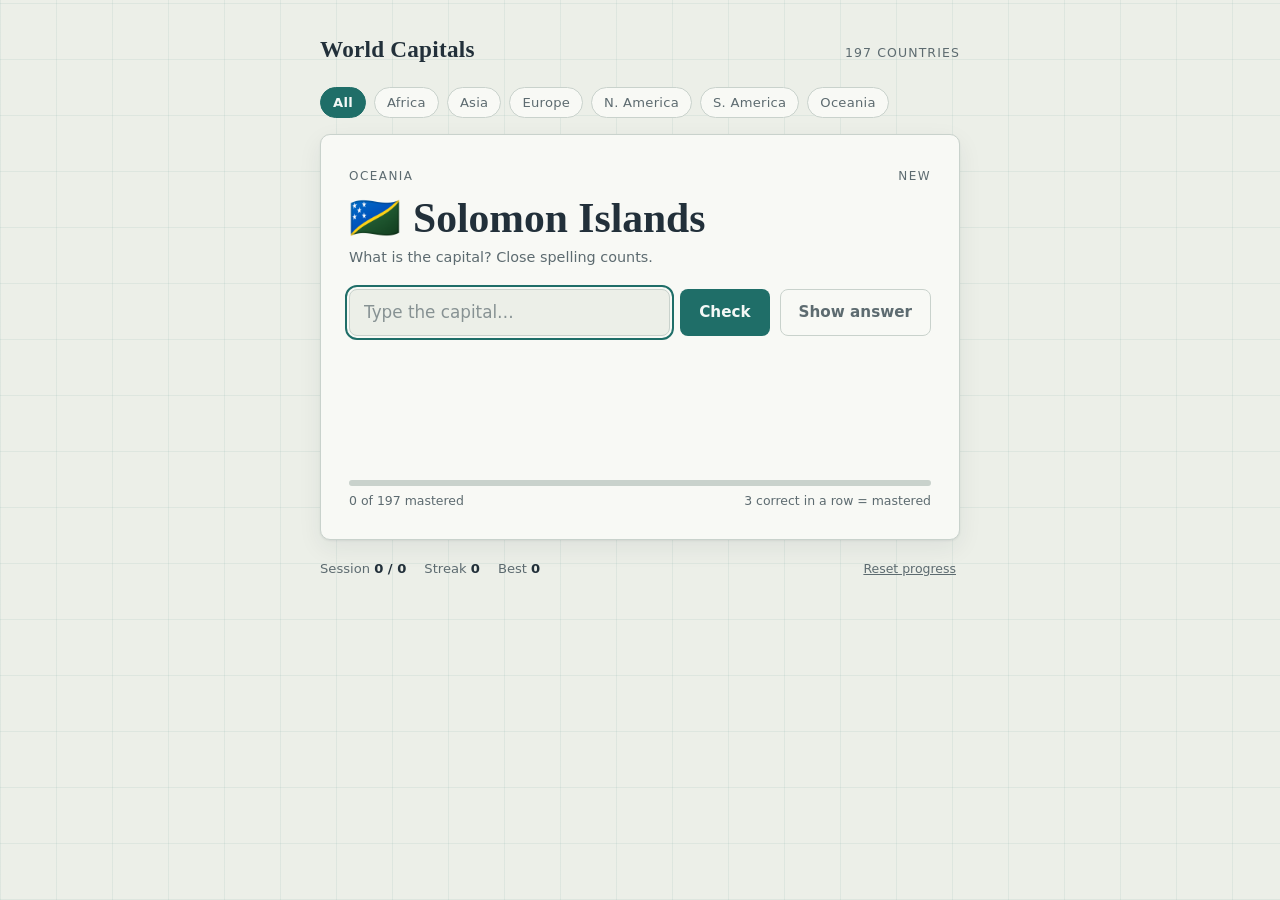
<file: index.html>
<!DOCTYPE html>
<html lang="en">
<head>
<meta charset="utf-8" />
<meta name="viewport" content="width=device-width, initial-scale=1" />
<title>World Capitals Quiz</title>
<style>
  :root {
    --bg: #ECEFE8;
    --panel: #F8F9F5;
    --ink: #22303A;
    --muted: #5D6B70;
    --line: #C9D2CC;
    --grid: rgba(31, 110, 104, 0.07);
    --accent: #1F6E68;
    --accent-ink: #F4F8F6;
    --good: #2E7D4F;
    --warn: #A66B1F;
    --bad: #B0413E;
    --shadow: 0 1px 2px rgba(34, 48, 58, 0.08), 0 8px 24px rgba(34, 48, 58, 0.07);
  }
  @media (prefers-color-scheme: dark) {
    :root {
      --bg: #0E181D;
      --panel: #152229;
      --ink: #E6ECE9;
      --muted: #93A4A8;
      --line: #26363D;
      --grid: rgba(79, 179, 169, 0.06);
      --accent: #4FB3A9;
      --accent-ink: #0C1A1E;
      --good: #63C08A;
      --warn: #D9A045;
      --bad: #E07A72;
      --shadow: 0 1px 2px rgba(0, 0, 0, 0.4), 0 8px 24px rgba(0, 0, 0, 0.35);
    }
  }
  :root[data-theme="light"] {
    --bg: #ECEFE8;
    --panel: #F8F9F5;
    --ink: #22303A;
    --muted: #5D6B70;
    --line: #C9D2CC;
    --grid: rgba(31, 110, 104, 0.07);
    --accent: #1F6E68;
    --accent-ink: #F4F8F6;
    --good: #2E7D4F;
    --warn: #A66B1F;
    --bad: #B0413E;
    --shadow: 0 1px 2px rgba(34, 48, 58, 0.08), 0 8px 24px rgba(34, 48, 58, 0.07);
  }
  :root[data-theme="dark"] {
    --bg: #0E181D;
    --panel: #152229;
    --ink: #E6ECE9;
    --muted: #93A4A8;
    --line: #26363D;
    --grid: rgba(79, 179, 169, 0.06);
    --accent: #4FB3A9;
    --accent-ink: #0C1A1E;
    --good: #63C08A;
    --warn: #D9A045;
    --bad: #E07A72;
    --shadow: 0 1px 2px rgba(0, 0, 0, 0.4), 0 8px 24px rgba(0, 0, 0, 0.35);
  }

  * { box-sizing: border-box; }
  html, body { margin: 0; }
  body {
    font-family: system-ui, -apple-system, "Segoe UI", Roboto, sans-serif;
    color: var(--ink);
    background-color: var(--bg);
    background-image:
      repeating-linear-gradient(0deg, var(--grid) 0, var(--grid) 1px, transparent 1px, transparent 56px),
      repeating-linear-gradient(90deg, var(--grid) 0, var(--grid) 1px, transparent 1px, transparent 56px);
    min-height: 100vh;
    display: flex;
    justify-content: center;
    padding: 32px 16px 48px;
    line-height: 1.5;
  }
  .app { width: 100%; max-width: 640px; }

  header.masthead {
    display: flex;
    align-items: baseline;
    justify-content: space-between;
    gap: 12px;
    margin-bottom: 20px;
  }
  .masthead h1 {
    font-family: "Iowan Old Style", "Palatino Linotype", Palatino, Georgia, serif;
    font-size: 1.45rem;
    font-weight: 600;
    letter-spacing: 0.01em;
    margin: 0;
  }
  .masthead .sub {
    font-size: 0.78rem;
    color: var(--muted);
    text-transform: uppercase;
    letter-spacing: 0.09em;
  }

  .regions {
    display: flex;
    flex-wrap: wrap;
    gap: 8px;
    margin-bottom: 16px;
  }
  .regions button {
    font: inherit;
    font-size: 0.82rem;
    letter-spacing: 0.02em;
    padding: 5px 12px;
    border-radius: 999px;
    border: 1px solid var(--line);
    background: var(--panel);
    color: var(--muted);
    cursor: pointer;
  }
  .regions button[aria-pressed="true"] {
    background: var(--accent);
    border-color: var(--accent);
    color: var(--accent-ink);
    font-weight: 600;
  }
  .regions button:focus-visible,
  .actions button:focus-visible,
  #answer:focus-visible,
  .footer button:focus-visible {
    outline: 2px solid var(--accent);
    outline-offset: 2px;
  }

  .card {
    background: var(--panel);
    border: 1px solid var(--line);
    border-radius: 10px;
    box-shadow: var(--shadow);
    padding: 32px 28px 28px;
  }
  .eyebrow {
    font-size: 0.75rem;
    text-transform: uppercase;
    letter-spacing: 0.12em;
    color: var(--muted);
    display: flex;
    justify-content: space-between;
    gap: 8px;
  }
  .country {
    font-family: "Iowan Old Style", "Palatino Linotype", Palatino, Georgia, serif;
    font-size: clamp(1.8rem, 6vw, 2.6rem);
    font-weight: 600;
    text-wrap: balance;
    margin: 10px 0 4px;
    line-height: 1.15;
  }
  .country .flag { margin-right: 12px; }
  .prompt-hint {
    color: var(--muted);
    font-size: 0.9rem;
    margin: 0 0 20px;
  }

  form.answer-row { display: flex; gap: 10px; flex-wrap: wrap; }
  #answer {
    flex: 1 1 220px;
    font: inherit;
    font-size: 1.05rem;
    padding: 10px 14px;
    border-radius: 8px;
    border: 1px solid var(--line);
    background: var(--bg);
    color: var(--ink);
  }
  #answer::placeholder { color: var(--muted); opacity: 0.7; }
  .actions { display: flex; gap: 10px; }
  .actions button {
    font: inherit;
    font-size: 0.95rem;
    font-weight: 600;
    padding: 10px 18px;
    border-radius: 8px;
    border: 1px solid transparent;
    cursor: pointer;
  }
  #check { background: var(--accent); color: var(--accent-ink); }
  #reveal { background: transparent; color: var(--muted); border-color: var(--line); }
  #next { background: var(--accent); color: var(--accent-ink); display: none; }

  .feedback { min-height: 96px; margin-top: 22px; }
  .stamp {
    display: inline-block;
    font-size: 0.85rem;
    font-weight: 700;
    text-transform: uppercase;
    letter-spacing: 0.14em;
    padding: 6px 14px;
    border: 2px solid currentColor;
    border-radius: 6px;
    transform: rotate(-3deg);
    animation: stamp-in 180ms ease-out;
  }
  @keyframes stamp-in {
    from { transform: rotate(-3deg) scale(1.6); opacity: 0; }
    to   { transform: rotate(-3deg) scale(1);   opacity: 1; }
  }
  @media (prefers-reduced-motion: reduce) {
    .stamp { animation: none; }
  }
  .stamp.good { color: var(--good); }
  .stamp.warn { color: var(--warn); }
  .stamp.bad  { color: var(--bad); }
  .feedback p { margin: 10px 0 0; font-size: 0.95rem; }
  .feedback .capital-name { font-weight: 700; }
  .feedback .also { color: var(--muted); font-size: 0.85rem; }

  .progress { margin-top: 26px; }
  .progress .bar {
    height: 6px;
    border-radius: 3px;
    background: var(--line);
    overflow: hidden;
  }
  .progress .fill {
    height: 100%;
    width: 0%;
    background: var(--accent);
    border-radius: 3px;
    transition: width 300ms ease;
  }
  @media (prefers-reduced-motion: reduce) {
    .progress .fill { transition: none; }
  }
  .progress .label {
    display: flex;
    justify-content: space-between;
    font-size: 0.78rem;
    color: var(--muted);
    margin-top: 6px;
    font-variant-numeric: tabular-nums;
  }

  .footer {
    display: flex;
    justify-content: space-between;
    align-items: center;
    gap: 12px;
    margin-top: 16px;
    font-size: 0.82rem;
    color: var(--muted);
    font-variant-numeric: tabular-nums;
  }
  .footer .stats { display: flex; gap: 18px; flex-wrap: wrap; }
  .footer .stats strong { color: var(--ink); font-weight: 600; }
  .footer button {
    font: inherit;
    font-size: 0.78rem;
    background: none;
    border: none;
    color: var(--muted);
    text-decoration: underline;
    cursor: pointer;
    padding: 4px;
  }
</style>
</head>
<body>

<div class="app">
  <header class="masthead">
    <h1>World Capitals</h1>
    <span class="sub" id="scope-count">197 countries</span>
  </header>

  <nav class="regions" id="regions" aria-label="Region filter"></nav>

  <main class="card">
    <div class="eyebrow">
      <span id="region-label">All regions</span>
      <span id="mastery-tag"></span>
    </div>
    <h2 class="country" id="country"><span class="flag"></span><span class="name"></span></h2>
    <noscript>
      <p class="prompt-hint" style="color: var(--bad); font-weight: 600;">
        This viewer has JavaScript turned off, so the quiz can't run here.
        On a phone, file previews block scripts — open this file in a full
        browser (Safari, Chrome, Firefox) on a computer instead.
      </p>
    </noscript>
    <p class="prompt-hint">What is the capital? Close spelling counts.</p>

    <form class="answer-row" id="form" autocomplete="off">
      <input id="answer" type="text" placeholder="Type the capital…"
             autocapitalize="off" autocorrect="off" spellcheck="false"
             aria-label="Your answer" />
      <div class="actions">
        <button type="submit" id="check">Check</button>
        <button type="button" id="reveal">Show answer</button>
        <button type="button" id="next">Next country</button>
      </div>
    </form>

    <div class="feedback" id="feedback" aria-live="polite"></div>

    <div class="progress">
      <div class="bar"><div class="fill" id="fill"></div></div>
      <div class="label">
        <span id="mastered-label">0 mastered</span>
        <span>3 correct in a row = mastered</span>
      </div>
    </div>
  </main>

  <footer class="footer">
    <div class="stats">
      <span>Session <strong id="s-score">0 / 0</strong></span>
      <span>Streak <strong id="s-streak">0</strong></span>
      <span>Best <strong id="s-best">0</strong></span>
    </div>
    <button id="reset" type="button">Reset progress</button>
  </footer>
</div>

<script>
(function () {
  "use strict";

  // [country, region, iso2, [accepted capitals...]] — first capital is the primary one shown.
  var DATA = [
    ["Algeria","AF","dz",["Algiers"]],
    ["Angola","AF","ao",["Luanda"]],
    ["Benin","AF","bj",["Porto-Novo","Cotonou"]],
    ["Botswana","AF","bw",["Gaborone"]],
    ["Burkina Faso","AF","bf",["Ouagadougou"]],
    ["Burundi","AF","bi",["Gitega","Bujumbura"]],
    ["Cabo Verde","AF","cv",["Praia"]],
    ["Cameroon","AF","cm",["Yaoundé"]],
    ["Central African Republic","AF","cf",["Bangui"]],
    ["Chad","AF","td",["N'Djamena"]],
    ["Comoros","AF","km",["Moroni"]],
    ["Republic of the Congo","AF","cg",["Brazzaville"]],
    ["DR Congo","AF","cd",["Kinshasa"]],
    ["Côte d'Ivoire (Ivory Coast)","AF","ci",["Yamoussoukro","Abidjan"]],
    ["Djibouti","AF","dj",["Djibouti","Djibouti City"]],
    ["Egypt","AF","eg",["Cairo"]],
    ["Equatorial Guinea","AF","gq",["Malabo"]],
    ["Eritrea","AF","er",["Asmara"]],
    ["Eswatini","AF","sz",["Mbabane","Lobamba"]],
    ["Ethiopia","AF","et",["Addis Ababa"]],
    ["Gabon","AF","ga",["Libreville"]],
    ["The Gambia","AF","gm",["Banjul"]],
    ["Ghana","AF","gh",["Accra"]],
    ["Guinea","AF","gn",["Conakry"]],
    ["Guinea-Bissau","AF","gw",["Bissau"]],
    ["Kenya","AF","ke",["Nairobi"]],
    ["Lesotho","AF","ls",["Maseru"]],
    ["Liberia","AF","lr",["Monrovia"]],
    ["Libya","AF","ly",["Tripoli"]],
    ["Madagascar","AF","mg",["Antananarivo"]],
    ["Malawi","AF","mw",["Lilongwe"]],
    ["Mali","AF","ml",["Bamako"]],
    ["Mauritania","AF","mr",["Nouakchott"]],
    ["Mauritius","AF","mu",["Port Louis"]],
    ["Morocco","AF","ma",["Rabat"]],
    ["Mozambique","AF","mz",["Maputo"]],
    ["Namibia","AF","na",["Windhoek"]],
    ["Niger","AF","ne",["Niamey"]],
    ["Nigeria","AF","ng",["Abuja"]],
    ["Rwanda","AF","rw",["Kigali"]],
    ["São Tomé and Príncipe","AF","st",["São Tomé"]],
    ["Senegal","AF","sn",["Dakar"]],
    ["Seychelles","AF","sc",["Victoria"]],
    ["Sierra Leone","AF","sl",["Freetown"]],
    ["Somalia","AF","so",["Mogadishu"]],
    ["South Africa","AF","za",["Pretoria","Cape Town","Bloemfontein"]],
    ["South Sudan","AF","ss",["Juba"]],
    ["Sudan","AF","sd",["Khartoum"]],
    ["Tanzania","AF","tz",["Dodoma","Dar es Salaam"]],
    ["Togo","AF","tg",["Lomé"]],
    ["Tunisia","AF","tn",["Tunis"]],
    ["Uganda","AF","ug",["Kampala"]],
    ["Zambia","AF","zm",["Lusaka"]],
    ["Zimbabwe","AF","zw",["Harare"]],

    ["Afghanistan","AS","af",["Kabul"]],
    ["Armenia","AS","am",["Yerevan"]],
    ["Azerbaijan","AS","az",["Baku"]],
    ["Bahrain","AS","bh",["Manama"]],
    ["Bangladesh","AS","bd",["Dhaka"]],
    ["Bhutan","AS","bt",["Thimphu"]],
    ["Brunei","AS","bn",["Bandar Seri Begawan"]],
    ["Cambodia","AS","kh",["Phnom Penh"]],
    ["China","AS","cn",["Beijing"]],
    ["Georgia","AS","ge",["Tbilisi"]],
    ["India","AS","in",["New Delhi","Delhi"]],
    ["Indonesia","AS","id",["Jakarta","Nusantara"]],
    ["Iran","AS","ir",["Tehran"]],
    ["Iraq","AS","iq",["Baghdad"]],
    ["Israel","AS","il",["Jerusalem"]],
    ["Japan","AS","jp",["Tokyo"]],
    ["Jordan","AS","jo",["Amman"]],
    ["Kazakhstan","AS","kz",["Astana","Nur-Sultan"]],
    ["Kuwait","AS","kw",["Kuwait City","Kuwait"]],
    ["Kyrgyzstan","AS","kg",["Bishkek"]],
    ["Laos","AS","la",["Vientiane"]],
    ["Lebanon","AS","lb",["Beirut"]],
    ["Malaysia","AS","my",["Kuala Lumpur","Putrajaya"]],
    ["Maldives","AS","mv",["Malé"]],
    ["Mongolia","AS","mn",["Ulaanbaatar","Ulan Bator"]],
    ["Myanmar (Burma)","AS","mm",["Naypyidaw","Nay Pyi Taw"]],
    ["Nepal","AS","np",["Kathmandu"]],
    ["North Korea","AS","kp",["Pyongyang"]],
    ["Oman","AS","om",["Muscat"]],
    ["Pakistan","AS","pk",["Islamabad"]],
    ["Palestine","AS","ps",["Ramallah","East Jerusalem","Jerusalem"]],
    ["Philippines","AS","ph",["Manila"]],
    ["Qatar","AS","qa",["Doha"]],
    ["Saudi Arabia","AS","sa",["Riyadh"]],
    ["Singapore","AS","sg",["Singapore"]],
    ["South Korea","AS","kr",["Seoul"]],
    ["Sri Lanka","AS","lk",["Sri Jayawardenepura Kotte","Kotte","Colombo"]],
    ["Syria","AS","sy",["Damascus"]],
    ["Taiwan","AS","tw",["Taipei"]],
    ["Tajikistan","AS","tj",["Dushanbe"]],
    ["Thailand","AS","th",["Bangkok","Krung Thep"]],
    ["Timor-Leste","AS","tl",["Dili"]],
    ["Turkey","AS","tr",["Ankara"]],
    ["Turkmenistan","AS","tm",["Ashgabat"]],
    ["United Arab Emirates","AS","ae",["Abu Dhabi"]],
    ["Uzbekistan","AS","uz",["Tashkent"]],
    ["Vietnam","AS","vn",["Hanoi"]],
    ["Yemen","AS","ye",["Sana'a","Sanaa"]],

    ["Albania","EU","al",["Tirana"]],
    ["Andorra","EU","ad",["Andorra la Vella"]],
    ["Austria","EU","at",["Vienna"]],
    ["Belarus","EU","by",["Minsk"]],
    ["Belgium","EU","be",["Brussels"]],
    ["Bosnia and Herzegovina","EU","ba",["Sarajevo"]],
    ["Bulgaria","EU","bg",["Sofia"]],
    ["Croatia","EU","hr",["Zagreb"]],
    ["Cyprus","EU","cy",["Nicosia"]],
    ["Czechia","EU","cz",["Prague"]],
    ["Denmark","EU","dk",["Copenhagen"]],
    ["Estonia","EU","ee",["Tallinn"]],
    ["Finland","EU","fi",["Helsinki"]],
    ["France","EU","fr",["Paris"]],
    ["Germany","EU","de",["Berlin"]],
    ["Greece","EU","gr",["Athens"]],
    ["Hungary","EU","hu",["Budapest"]],
    ["Iceland","EU","is",["Reykjavík"]],
    ["Ireland","EU","ie",["Dublin"]],
    ["Italy","EU","it",["Rome"]],
    ["Kosovo","EU","xk",["Pristina","Prishtina"]],
    ["Latvia","EU","lv",["Riga"]],
    ["Liechtenstein","EU","li",["Vaduz"]],
    ["Lithuania","EU","lt",["Vilnius"]],
    ["Luxembourg","EU","lu",["Luxembourg","Luxembourg City"]],
    ["Malta","EU","mt",["Valletta"]],
    ["Moldova","EU","md",["Chișinău","Kishinev"]],
    ["Monaco","EU","mc",["Monaco"]],
    ["Montenegro","EU","me",["Podgorica"]],
    ["Netherlands","EU","nl",["Amsterdam","The Hague"]],
    ["North Macedonia","EU","mk",["Skopje"]],
    ["Norway","EU","no",["Oslo"]],
    ["Poland","EU","pl",["Warsaw"]],
    ["Portugal","EU","pt",["Lisbon"]],
    ["Romania","EU","ro",["Bucharest"]],
    ["Russia","EU","ru",["Moscow"]],
    ["San Marino","EU","sm",["San Marino","City of San Marino"]],
    ["Serbia","EU","rs",["Belgrade"]],
    ["Slovakia","EU","sk",["Bratislava"]],
    ["Slovenia","EU","si",["Ljubljana"]],
    ["Spain","EU","es",["Madrid"]],
    ["Sweden","EU","se",["Stockholm"]],
    ["Switzerland","EU","ch",["Bern"]],
    ["Ukraine","EU","ua",["Kyiv","Kiev"]],
    ["United Kingdom","EU","gb",["London"]],
    ["Vatican City","EU","va",["Vatican City"]],

    ["Antigua and Barbuda","NA","ag",["Saint John's","St John's"]],
    ["The Bahamas","NA","bs",["Nassau"]],
    ["Barbados","NA","bb",["Bridgetown"]],
    ["Belize","NA","bz",["Belmopan"]],
    ["Canada","NA","ca",["Ottawa"]],
    ["Costa Rica","NA","cr",["San José"]],
    ["Cuba","NA","cu",["Havana"]],
    ["Dominica","NA","dm",["Roseau"]],
    ["Dominican Republic","NA","do",["Santo Domingo"]],
    ["El Salvador","NA","sv",["San Salvador"]],
    ["Grenada","NA","gd",["Saint George's","St George's"]],
    ["Guatemala","NA","gt",["Guatemala City","Guatemala"]],
    ["Haiti","NA","ht",["Port-au-Prince"]],
    ["Honduras","NA","hn",["Tegucigalpa"]],
    ["Jamaica","NA","jm",["Kingston"]],
    ["Mexico","NA","mx",["Mexico City","Ciudad de México"]],
    ["Nicaragua","NA","ni",["Managua"]],
    ["Panama","NA","pa",["Panama City","Panamá"]],
    ["Saint Kitts and Nevis","NA","kn",["Basseterre"]],
    ["Saint Lucia","NA","lc",["Castries"]],
    ["Saint Vincent and the Grenadines","NA","vc",["Kingstown"]],
    ["Trinidad and Tobago","NA","tt",["Port of Spain"]],
    ["United States","NA","us",["Washington, D.C.","Washington DC","Washington"]],

    ["Argentina","SA","ar",["Buenos Aires"]],
    ["Bolivia","SA","bo",["Sucre","La Paz"]],
    ["Brazil","SA","br",["Brasília"]],
    ["Chile","SA","cl",["Santiago"]],
    ["Colombia","SA","co",["Bogotá"]],
    ["Ecuador","SA","ec",["Quito"]],
    ["Guyana","SA","gy",["Georgetown"]],
    ["Paraguay","SA","py",["Asunción"]],
    ["Peru","SA","pe",["Lima"]],
    ["Suriname","SA","sr",["Paramaribo"]],
    ["Uruguay","SA","uy",["Montevideo"]],
    ["Venezuela","SA","ve",["Caracas"]],

    ["Australia","OC","au",["Canberra"]],
    ["Fiji","OC","fj",["Suva"]],
    ["Kiribati","OC","ki",["Tarawa","South Tarawa"]],
    ["Marshall Islands","OC","mh",["Majuro"]],
    ["Micronesia","OC","fm",["Palikir"]],
    ["Nauru","OC","nr",["Yaren"]],
    ["New Zealand","OC","nz",["Wellington"]],
    ["Palau","OC","pw",["Ngerulmud"]],
    ["Papua New Guinea","OC","pg",["Port Moresby"]],
    ["Samoa","OC","ws",["Apia"]],
    ["Solomon Islands","OC","sb",["Honiara"]],
    ["Tonga","OC","to",["Nukuʻalofa","Nukualofa"]],
    ["Tuvalu","OC","tv",["Funafuti"]],
    ["Vanuatu","OC","vu",["Port Vila"]]
  ];

  var REGIONS = [
    ["ALL", "All"],
    ["AF", "Africa"],
    ["AS", "Asia"],
    ["EU", "Europe"],
    ["NA", "N. America"],
    ["SA", "S. America"],
    ["OC", "Oceania"]
  ];
  var REGION_NAMES = {
    AF: "Africa", AS: "Asia", EU: "Europe",
    NA: "North America", SA: "South America", OC: "Oceania"
  };

  var STORE_KEY = "capitals-quiz-v1";

  function flagEmoji(cc) {
    return cc.toUpperCase().replace(/./g, function (ch) {
      return String.fromCodePoint(ch.charCodeAt(0) + 127397);
    });
  }

  // "São Tomé" -> "saotome": lowercase, strip accents, drop everything non-alphanumeric.
  function normalize(s) {
    return s.toLowerCase()
      .normalize("NFD")
      .replace(/[̀-ͯ]/g, "")
      .replace(/[^a-z0-9]/g, "");
  }

  function levenshtein(a, b) {
    if (a === b) return 0;
    var prev = [], cur = [], i, j;
    for (j = 0; j <= b.length; j++) prev[j] = j;
    for (i = 1; i <= a.length; i++) {
      cur[0] = i;
      for (j = 1; j <= b.length; j++) {
        cur[j] = Math.min(
          prev[j] + 1,
          cur[j - 1] + 1,
          prev[j - 1] + (a[i - 1] === b[j - 1] ? 0 : 1)
        );
      }
      var swap = prev; prev = cur; cur = swap;
    }
    return prev[b.length];
  }

  function allowedDistance(len) {
    if (len <= 4) return 1;
    if (len <= 7) return 2;
    return 3;
  }

  // Returns {ok, exact, matched} — exact means spelled right (ignoring accents/punctuation).
  function judge(guess, answers) {
    var g = normalize(guess);
    if (!g) return { ok: false };
    var best = null;
    for (var i = 0; i < answers.length; i++) {
      var a = normalize(answers[i]);
      var d = levenshtein(g, a);
      if (d <= allowedDistance(a.length) && (best === null || d < best.d)) {
        best = { d: d, matched: answers[i] };
      }
    }
    if (!best) return { ok: false };
    return { ok: true, exact: best.d === 0, matched: best.matched };
  }

  function loadStats() {
    try {
      return JSON.parse(localStorage.getItem(STORE_KEY)) || {};
    } catch (e) { return {}; }
  }
  function saveStats() {
    try { localStorage.setItem(STORE_KEY, JSON.stringify(stats)); } catch (e) {}
  }

  var stats = loadStats();          // { cc: {streak, right, wrong} }
  var region = "ALL";
  var current = null;
  var lastCC = null;
  var answered = false;
  var session = { right: 0, total: 0, streak: 0, best: 0 };

  var $ = function (id) { return document.getElementById(id); };
  var el = {
    regions: $("regions"), scopeCount: $("scope-count"), regionLabel: $("region-label"),
    masteryTag: $("mastery-tag"), country: $("country"), form: $("form"),
    answer: $("answer"), check: $("check"), reveal: $("reveal"), next: $("next"),
    feedback: $("feedback"), fill: $("fill"), masteredLabel: $("mastered-label"),
    sScore: $("s-score"), sStreak: $("s-streak"), sBest: $("s-best"), reset: $("reset")
  };

  function scopeEntries() {
    return region === "ALL" ? DATA : DATA.filter(function (e) { return e[1] === region; });
  }

  function statFor(cc) {
    return stats[cc] || { streak: 0, right: 0, wrong: 0 };
  }

  function weightFor(cc) {
    var s = statFor(cc);
    if (s.streak <= 0) return s.wrong > 0 ? 10 : 6;  // missed or never-learned first
    if (s.streak === 1) return 3;
    if (s.streak === 2) return 2;
    return 1;                                        // mastered: still shows up, rarely
  }

  function pickNext() {
    var pool = scopeEntries().filter(function (e) { return e[2] !== lastCC; });
    if (!pool.length) pool = scopeEntries();
    var total = 0, i;
    for (i = 0; i < pool.length; i++) total += weightFor(pool[i][2]);
    var r = Math.random() * total;
    for (i = 0; i < pool.length; i++) {
      r -= weightFor(pool[i][2]);
      if (r <= 0) return pool[i];
    }
    return pool[pool.length - 1];
  }

  function renderRegions() {
    el.regions.innerHTML = "";
    REGIONS.forEach(function (r) {
      var b = document.createElement("button");
      b.type = "button";
      b.textContent = r[1];
      b.setAttribute("aria-pressed", String(region === r[0]));
      b.addEventListener("click", function () {
        region = r[0];
        renderRegions();
        nextQuestion();
      });
      el.regions.appendChild(b);
    });
    var entries = scopeEntries();
    el.scopeCount.textContent = entries.length + (entries.length === 1 ? " country" : " countries");
  }

  function renderProgress() {
    var entries = scopeEntries();
    var mastered = entries.filter(function (e) { return statFor(e[2]).streak >= 3; }).length;
    var pct = entries.length ? (mastered / entries.length) * 100 : 0;
    el.fill.style.width = pct + "%";
    el.masteredLabel.textContent = mastered + " of " + entries.length + " mastered";
    el.sScore.textContent = session.right + " / " + session.total;
    el.sStreak.textContent = session.streak;
    el.sBest.textContent = session.best;
  }

  function nextQuestion() {
    current = pickNext();
    lastCC = current[2];
    answered = false;
    el.country.querySelector(".flag").textContent = flagEmoji(current[2]);
    el.country.querySelector(".name").textContent = current[0];
    el.regionLabel.textContent = region === "ALL" ? REGION_NAMES[current[1]] : REGION_NAMES[region];
    var s = statFor(current[2]);
    el.masteryTag.textContent =
      s.streak >= 3 ? "Mastered" :
      s.streak > 0 ? "Streak " + s.streak + " of 3" :
      s.wrong > 0 ? "Needs review" : "New";
    el.feedback.innerHTML = "";
    el.answer.value = "";
    el.answer.disabled = false;
    el.check.style.display = "";
    el.reveal.style.display = "";
    el.next.style.display = "none";
    renderProgress();
    el.answer.focus();
  }

  function escapeHtml(s) {
    return s.replace(/&/g, "&amp;").replace(/</g, "&lt;").replace(/>/g, "&gt;");
  }

  function alsoAcceptedLine() {
    if (current[3].length < 2) return "";
    return '<p class="also">Also accepted: ' +
      current[3].slice(1).map(escapeHtml).join(", ") + "</p>";
  }

  function finish(outcome, guess) {
    answered = true;
    el.answer.disabled = true;
    el.check.style.display = "none";
    el.reveal.style.display = "none";
    el.next.style.display = "inline-block";
    el.next.focus();

    var s = statFor(current[2]);
    var capital = escapeHtml(current[3][0]);
    session.total++;

    if (outcome === "exact" || outcome === "close") {
      s.streak++; s.right++;
      session.right++; session.streak++;
      session.best = Math.max(session.best, session.streak);
      if (outcome === "exact") {
        el.feedback.innerHTML =
          '<span class="stamp good">Correct</span>' +
          '<p>The capital of ' + escapeHtml(current[0]) + " is " +
          '<span class="capital-name">' + capital + "</span>.</p>" + alsoAcceptedLine();
      } else {
        el.feedback.innerHTML =
          '<span class="stamp warn">Close enough</span>' +
          '<p>Counted as correct — the exact spelling is ' +
          '<span class="capital-name">' + escapeHtml(guess) + "</span>.</p>" + alsoAcceptedLine();
      }
    } else {
      s.streak = 0; s.wrong++;
      session.streak = 0;
      var label = outcome === "revealed" ? "Revealed" : "Miss";
      el.feedback.innerHTML =
        '<span class="stamp bad">' + label + "</span>" +
        '<p>The capital of ' + escapeHtml(current[0]) + " is " +
        '<span class="capital-name">' + capital + "</span>." +
        (outcome === "miss" ? " It will come around again soon." : "") + "</p>" +
        alsoAcceptedLine();
    }

    stats[current[2]] = s;
    saveStats();
    renderProgress();
    var tag = s.streak >= 3 ? "Mastered" : s.streak > 0 ? "Streak " + s.streak + " of 3" : "Needs review";
    el.masteryTag.textContent = tag;
  }

  el.form.addEventListener("submit", function (ev) {
    ev.preventDefault();
    if (answered) { nextQuestion(); return; }
    var guess = el.answer.value.trim();
    if (!guess) { el.answer.focus(); return; }
    var verdict = judge(guess, current[3]);
    if (verdict.ok && verdict.exact) finish("exact", verdict.matched);
    else if (verdict.ok) finish("close", verdict.matched);
    else finish("miss", guess);
  });

  el.reveal.addEventListener("click", function () { if (!answered) finish("revealed", ""); });
  el.next.addEventListener("click", nextQuestion);

  // Enter anywhere advances after answering (the Next button has focus, but be forgiving).
  document.addEventListener("keydown", function (ev) {
    if (answered && ev.key === "Enter") { ev.preventDefault(); nextQuestion(); }
  });

  el.reset.addEventListener("click", function () {
    if (!confirm("Erase all mastery progress?")) return;
    stats = {};
    saveStats();
    session = { right: 0, total: 0, streak: 0, best: 0 };
    nextQuestion();
  });

  renderRegions();
  nextQuestion();
})();
</script>
</body>
</html>
</file>
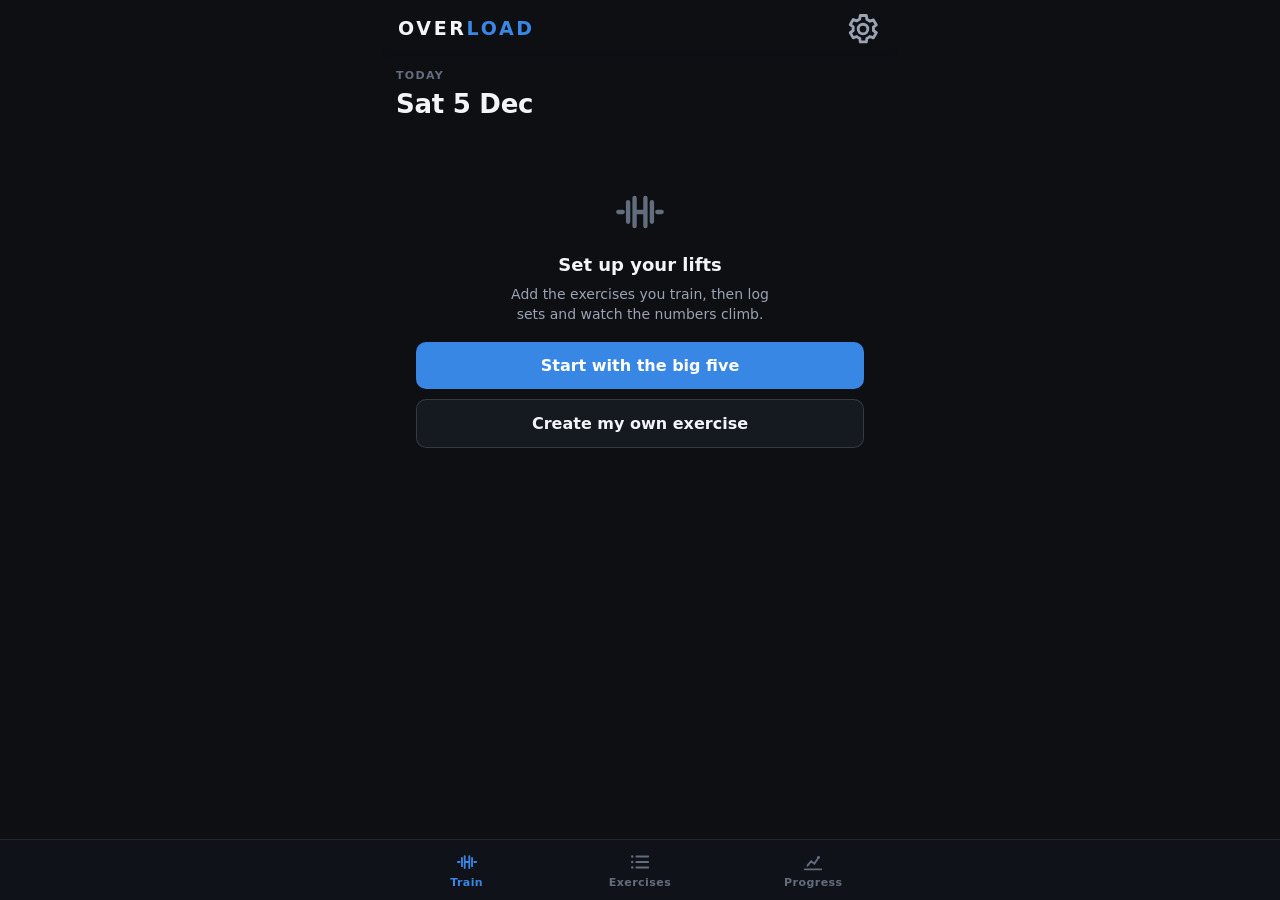
<file: gym/index.html>
<!DOCTYPE html>
<html lang="en">
<head>
<meta charset="utf-8">
<title>Overload — Gym Log</title>
<meta name="viewport" content="width=device-width, initial-scale=1, maximum-scale=1, viewport-fit=cover">
<meta name="apple-mobile-web-app-capable" content="yes">
<meta name="mobile-web-app-capable" content="yes">
<meta name="apple-mobile-web-app-status-bar-style" content="black-translucent">
<meta name="apple-mobile-web-app-title" content="Overload">
<meta name="theme-color" content="#0d0f13">

<style>
  /* ---------- tokens ---------- */
  :root{
    --bg:#0d0f13;
    --surface:#151920;
    --raised:#1d2330;
    --line:rgba(255,255,255,.08);
    --line-strong:rgba(255,255,255,.14);
    --ink:#f2f4f8;
    --ink2:#9aa3b2;
    --ink3:#636d7d;
    --accent:#3987e5;
    --accent-soft:rgba(57,135,229,.14);
    --gold:#d99a26;
    --gold-soft:rgba(217,154,38,.14);
    --up:#2fae5f;
    --down:#e5636a;
    --grid:#232936;
    --r-card:12px;
    --r-btn:10px;
    --tabbar-h:60px;
    --sans:-apple-system,BlinkMacSystemFont,"Segoe UI",system-ui,Roboto,sans-serif;
  }
  *{box-sizing:border-box;margin:0;padding:0;-webkit-tap-highlight-color:transparent}
  html{background:var(--bg)}
  body{
    background:var(--bg);color:var(--ink);
    font-family:var(--sans);
    font-size:16px;line-height:1.45;
    min-height:100vh;
    overscroll-behavior-y:none;
    -webkit-font-smoothing:antialiased;
  }
  button{font-family:var(--sans);color:inherit;background:none;border:none;cursor:pointer;font-size:16px}
  input,select{font-family:var(--sans);font-size:16px;color:var(--ink)}
  svg{display:block}
  .num{font-variant-numeric:tabular-nums}

  /* ---------- shell ---------- */
  #shell{max-width:520px;margin:0 auto;min-height:100vh;display:flex;flex-direction:column}
  header.app{
    position:sticky;top:0;z-index:30;
    background:linear-gradient(to bottom,var(--bg) 75%,rgba(13,15,19,.92));
    backdrop-filter:blur(8px);
    padding:calc(10px + env(safe-area-inset-top)) 18px 10px;
    display:flex;align-items:center;gap:10px;
  }
  .brand{font-weight:800;font-size:19px;letter-spacing:.14em;text-transform:uppercase}
  .brand b{color:var(--accent)}
  .hdr-spacer{flex:1}
  .icon-btn{
    width:38px;height:38px;border-radius:10px;display:grid;place-items:center;
    color:var(--ink2);border:1px solid transparent;
  }
  .icon-btn:active{background:var(--raised)}

  main#view{flex:1;padding:2px 16px calc(var(--tabbar-h) + env(safe-area-inset-bottom) + 24px)}

  /* ---------- tab bar ---------- */
  nav.tabbar{
    position:fixed;bottom:0;left:0;right:0;z-index:30;
    background:rgba(17,20,26,.94);backdrop-filter:blur(10px);
    border-top:1px solid var(--line);
  }
  .tabbar-inner{
    max-width:520px;margin:0 auto;display:flex;
    height:calc(var(--tabbar-h) + env(safe-area-inset-bottom));
    padding-bottom:env(safe-area-inset-bottom);
  }
  .tab{
    flex:1;display:flex;flex-direction:column;align-items:center;justify-content:center;gap:3px;
    color:var(--ink3);font-size:11px;font-weight:600;letter-spacing:.04em;
  }
  .tab.on{color:var(--accent)}
  .tab svg{width:22px;height:22px}

  /* ---------- shared bits ---------- */
  .eyebrow{font-size:11px;font-weight:700;letter-spacing:.12em;text-transform:uppercase;color:var(--ink3)}
  .page-title{font-size:26px;font-weight:800;letter-spacing:-.01em;margin-top:2px}
  .section{margin-top:22px}
  .card{
    background:var(--surface);border:1px solid var(--line);border-radius:var(--r-card);
    padding:14px 16px;
  }
  .card + .card{margin-top:10px}
  .btn{
    display:flex;align-items:center;justify-content:center;gap:8px;
    border-radius:var(--r-btn);font-weight:700;
    padding:14px 18px;width:100%;
  }
  .btn:active{transform:translateY(1px)}
  .btn svg{width:18px;height:18px;flex-shrink:0}
  .btn-primary{background:var(--accent);color:#fff}
  .btn-ghost{background:var(--surface);border:1px solid var(--line-strong);color:var(--ink)}
  .btn-danger{background:none;border:1px solid rgba(229,99,106,.4);color:var(--down)}
  .btn-sm{width:auto;padding:9px 14px;font-size:14px}
  .row{display:flex;align-items:center;gap:10px}
  .grow{flex:1;min-width:0}
  .muted{color:var(--ink2)}
  .faint{color:var(--ink3)}
  .small{font-size:13px}
  .chip{
    display:inline-flex;align-items:center;gap:5px;
    font-size:12px;font-weight:600;color:var(--ink2);
    background:var(--raised);border-radius:999px;padding:3px 10px;
  }
  .delta-up{color:var(--up);font-weight:700}
  .delta-down{color:var(--down);font-weight:700}

  .empty{
    text-align:center;padding:40px 20px;color:var(--ink2);
  }
  .empty svg{width:52px;height:52px;margin:0 auto 14px;color:var(--ink3)}
  .empty h3{color:var(--ink);font-size:18px;margin-bottom:6px}
  .empty p{font-size:14px;max-width:30ch;margin:0 auto 18px}

  /* ---------- segmented control ---------- */
  .seg{display:flex;background:var(--surface);border:1px solid var(--line);border-radius:10px;padding:3px;gap:2px}
  .seg button{
    flex:1;padding:8px 4px;border-radius:8px;font-size:13px;font-weight:600;color:var(--ink2);
    white-space:nowrap;
  }
  .seg button.on{background:var(--raised);color:var(--ink);box-shadow:0 1px 3px rgba(0,0,0,.4)}

  /* ---------- train tab ---------- */
  .week-line{margin-top:6px;font-size:13px;color:var(--ink2)}
  .sess-card{display:block;width:100%;text-align:left}
  .sess-card:active{border-color:var(--line-strong)}
  .sess-name{font-weight:700;font-size:16px}
  .sess-sets{margin-top:6px;font-size:14px;color:var(--ink2);line-height:1.7}
  .sess-sets b{color:var(--ink);font-weight:600}
  .pr-tag{
    display:inline-flex;align-items:center;gap:4px;
    color:var(--gold);background:var(--gold-soft);
    font-size:11px;font-weight:800;letter-spacing:.06em;
    border-radius:6px;padding:2px 7px;vertical-align:1px;
  }
  .pr-tag svg{width:11px;height:11px}

  /* ---------- exercise list ---------- */
  .ex-row{
    display:flex;align-items:center;gap:12px;width:100%;text-align:left;
    padding:13px 2px;border-bottom:1px solid var(--line);
  }
  .ex-row:last-child{border-bottom:none}
  .ex-name{font-weight:700}
  .ex-meta{font-size:12.5px;color:var(--ink3);margin-top:2px}
  .spark{flex-shrink:0}

  /* ---------- sheets ---------- */
  .sheet{
    position:fixed;inset:0;z-index:50;background:var(--bg);
    display:flex;flex-direction:column;
    animation:sheet-in .22s cubic-bezier(.3,.9,.4,1);
  }
  @keyframes sheet-in{from{transform:translateY(28px);opacity:0}to{transform:translateY(0);opacity:1}}
  @media (prefers-reduced-motion:reduce){
    .sheet{animation:none}
    .toast{animation:none}
  }
  .sheet-inner{max-width:520px;margin:0 auto;width:100%;flex:1;display:flex;flex-direction:column;min-height:0}
  .sheet-head{
    display:flex;align-items:center;gap:6px;
    padding:calc(10px + env(safe-area-inset-top)) 12px 10px;
  }
  .sheet-title{font-weight:800;font-size:17px;flex:1;min-width:0;overflow:hidden;text-overflow:ellipsis;white-space:nowrap}
  .sheet-body{flex:1;overflow-y:auto;padding:4px 16px calc(24px + env(safe-area-inset-bottom))}

  /* ---------- picker ---------- */
  .search{
    width:100%;background:var(--surface);border:1px solid var(--line-strong);border-radius:10px;
    padding:12px 14px;outline:none;
  }
  .search:focus{border-color:var(--accent)}
  .search::placeholder{color:var(--ink3)}

  /* ---------- logger ---------- */
  .last-card{background:var(--surface);border:1px solid var(--line);border-radius:var(--r-card);padding:13px 16px;margin-top:8px}
  .target-line{
    display:flex;align-items:center;gap:8px;margin-top:10px;padding-top:10px;border-top:1px solid var(--line);
    color:var(--accent);font-weight:700;font-size:15px;
  }
  .target-line svg{width:16px;height:16px;flex-shrink:0}
  .set-row{
    display:flex;align-items:center;gap:10px;padding:11px 2px;border-bottom:1px solid var(--line);
  }
  .set-row:last-child{border-bottom:none}
  .set-idx{width:26px;height:26px;border-radius:8px;background:var(--raised);color:var(--ink2);
    font-size:12.5px;font-weight:700;display:grid;place-items:center;flex-shrink:0}
  .set-main{flex:1;font-size:17px;font-weight:600}
  .set-main .x{color:var(--ink3);font-weight:400;padding:0 3px}
  .set-e1{font-size:12px;color:var(--ink3)}
  .set-del{color:var(--ink3);width:34px;height:34px;display:grid;place-items:center;border-radius:8px}
  .set-del:active{background:var(--raised);color:var(--down)}

  .steppers{display:flex;gap:10px;margin-top:16px}
  .stepper{flex:1;min-width:0;background:var(--surface);border:1px solid var(--line);border-radius:14px;padding:10px 6px 12px;text-align:center}
  .stepper .lab{font-size:11px;font-weight:700;letter-spacing:.1em;text-transform:uppercase;color:var(--ink3)}
  .stepper-ctl{display:flex;align-items:center;justify-content:center;gap:2px;margin-top:6px}
  .stepper-ctl button{
    width:42px;height:44px;border-radius:11px;background:var(--raised);
    font-size:22px;font-weight:600;color:var(--ink2);flex-shrink:0;
  }
  .stepper-ctl button:active{background:var(--accent-soft);color:var(--accent)}
  .stepper-ctl input{
    flex:1;min-width:0;background:none;border:none;outline:none;text-align:center;
    font-size:26px;font-weight:800;color:var(--ink);
    font-variant-numeric:tabular-nums;
  }
  .stepper-ctl input::-webkit-outer-spin-button,
  .stepper-ctl input::-webkit-inner-spin-button{-webkit-appearance:none;margin:0}
  .log-btn{margin-top:14px;padding:16px;font-size:17px;border-radius:14px}

  /* ---------- rest timer ---------- */
  .timer-chip{
    position:fixed;left:50%;transform:translateX(-50%);
    bottom:calc(var(--tabbar-h) + env(safe-area-inset-bottom) + 12px);
    z-index:60;
    display:flex;align-items:center;gap:4px;
    background:var(--raised);border:1px solid var(--line-strong);border-radius:999px;
    padding:7px 8px 7px 14px;
    box-shadow:0 6px 24px rgba(0,0,0,.5);
  }
  .timer-chip .t{font-size:17px;font-weight:800;font-variant-numeric:tabular-nums;min-width:52px}
  .timer-chip .t.done{color:var(--up)}
  .timer-chip button{
    font-size:13px;font-weight:700;color:var(--ink2);padding:6px 10px;border-radius:999px;
  }
  .timer-chip button:active{background:var(--surface)}
  .timer-ring{width:20px;height:20px;flex-shrink:0}

  /* ---------- progress ---------- */
  .ex-select{
    width:100%;appearance:none;-webkit-appearance:none;
    background:var(--surface) url("data:image/svg+xml,%3Csvg xmlns='http://www.w3.org/2000/svg' width='14' height='14' viewBox='0 0 24 24' fill='none' stroke='%239aa3b2' stroke-width='2.5'%3E%3Cpath d='M6 9l6 6 6-6'/%3E%3C/svg%3E") no-repeat right 14px center;
    border:1px solid var(--line-strong);border-radius:10px;padding:13px 40px 13px 14px;
    font-weight:700;outline:none;
  }
  .range-chips{display:flex;gap:6px;margin-top:12px}
  .range-chips button{
    font-size:12.5px;font-weight:700;color:var(--ink3);
    padding:6px 12px;border-radius:999px;border:1px solid transparent;
  }
  .range-chips button.on{color:var(--accent);background:var(--accent-soft)}
  .chart-card{margin-top:12px;padding:14px 10px 8px 4px;position:relative}
  .tooltip{
    position:absolute;pointer-events:none;z-index:5;
    background:var(--raised);border:1px solid var(--line-strong);border-radius:8px;
    padding:6px 10px;font-size:12px;white-space:nowrap;
    transform:translate(-50%,-110%);
    box-shadow:0 4px 14px rgba(0,0,0,.5);
  }
  .tooltip b{font-size:13px}
  .tiles{display:grid;grid-template-columns:1fr 1fr 1fr;gap:8px;margin-top:10px}
  .tile{background:var(--surface);border:1px solid var(--line);border-radius:var(--r-card);padding:11px 12px}
  .tile .v{font-size:19px;font-weight:800;font-variant-numeric:tabular-nums;margin-top:2px}
  .tile .u{font-size:11px;font-weight:600;color:var(--ink3)}
  .hist-row{padding:11px 2px;border-bottom:1px solid var(--line)}
  .hist-row:last-child{border-bottom:none}
  .hist-top{display:flex;align-items:baseline;gap:8px}
  .hist-date{font-weight:700;font-size:14px}
  .hist-sets{font-size:13.5px;color:var(--ink2);margin-top:3px}

  /* ---------- forms ---------- */
  .field{margin-top:16px}
  .field label{display:block;font-size:12px;font-weight:700;letter-spacing:.08em;text-transform:uppercase;color:var(--ink3);margin-bottom:7px}
  .field input[type=text],.field input[type=number]{
    width:100%;background:var(--surface);border:1px solid var(--line-strong);border-radius:10px;
    padding:12px 14px;outline:none;
  }
  .field input:focus{border-color:var(--accent)}
  .chips-wrap{display:flex;flex-wrap:wrap;gap:7px}
  .chips-wrap button{
    font-size:13px;font-weight:600;color:var(--ink2);
    border:1px solid var(--line-strong);border-radius:999px;padding:7px 13px;
  }
  .chips-wrap button.on{color:var(--accent);border-color:var(--accent);background:var(--accent-soft)}

  /* ---------- modal / toast ---------- */
  .backdrop{position:fixed;inset:0;z-index:70;background:rgba(0,0,0,.55);display:grid;place-items:center;padding:24px}
  .modal{background:var(--raised);border:1px solid var(--line-strong);border-radius:16px;padding:20px;max-width:340px;width:100%}
  .modal h3{font-size:17px;margin-bottom:8px}
  .modal p{font-size:14px;color:var(--ink2);margin-bottom:18px}
  .modal .row{gap:8px}
  .toast{
    position:fixed;left:50%;transform:translateX(-50%);
    bottom:calc(var(--tabbar-h) + env(safe-area-inset-bottom) + 70px);
    z-index:80;
    background:var(--raised);border:1px solid var(--line-strong);border-radius:12px;
    padding:11px 18px;font-size:14px;font-weight:600;white-space:nowrap;
    box-shadow:0 8px 30px rgba(0,0,0,.55);
    animation:toast-in .2s ease-out;
    display:flex;align-items:center;gap:8px;max-width:92vw;
  }
  @keyframes toast-in{from{transform:translate(-50%,8px);opacity:0}to{transform:translate(-50%,0);opacity:1}}
  .toast.pr{border-color:rgba(217,154,38,.5);color:var(--gold)}
  .toast svg{width:16px;height:16px;flex-shrink:0}

  textarea.paste{
    width:100%;height:90px;background:var(--surface);border:1px solid var(--line-strong);border-radius:10px;
    padding:10px 12px;color:var(--ink);font-size:13px;font-family:ui-monospace,monospace;outline:none;resize:vertical;
  }
  button:focus-visible,input:focus-visible,select:focus-visible,textarea:focus-visible,a:focus-visible{
    outline:2px solid var(--accent);outline-offset:2px;
  }
</style>
</head>
<body>
<div id="shell">
  <header class="app">
    <div class="brand">Over<b>load</b></div>
    <div class="hdr-spacer"></div>
    <button class="icon-btn" id="settingsBtn" aria-label="Settings"></button>
  </header>
  <main id="view"></main>
  <nav class="tabbar" aria-label="Tabs">
    <div class="tabbar-inner" id="tabs"></div>
  </nav>
</div>
<div id="sheetRoot"></div>
<div id="timerRoot"></div>
<div id="toastRoot"></div>

<script>
'use strict';
/* =============================================================
   Overload — progressive-overload gym log
   Data lives in localStorage on this device. No network calls.
   ============================================================= */

/* ---------- icons ---------- */
const I = {
  barbell:'<svg viewBox="0 0 24 24" fill="none" stroke="currentColor" stroke-width="2" stroke-linecap="round"><path d="M2 12h2M20 12h2M6.5 7.5v9M17.5 7.5v9M9.5 5.5v13M14.5 5.5v13M9.5 12h5"/></svg>',
  list:'<svg viewBox="0 0 24 24" fill="none" stroke="currentColor" stroke-width="2" stroke-linecap="round"><path d="M8 6h13M8 12h13M8 18h13"/><circle cx="3.5" cy="6" r="1.3" fill="currentColor" stroke="none"/><circle cx="3.5" cy="12" r="1.3" fill="currentColor" stroke="none"/><circle cx="3.5" cy="18" r="1.3" fill="currentColor" stroke="none"/></svg>',
  chart:'<svg viewBox="0 0 24 24" fill="none" stroke="currentColor" stroke-width="2" stroke-linecap="round" stroke-linejoin="round"><path d="M3 20h18M6 16l4-5 3.5 3L18 7"/><circle cx="18" cy="7" r="1.6" fill="currentColor" stroke="none"/></svg>',
  gear:'<svg viewBox="0 0 24 24" fill="none" stroke="currentColor" stroke-width="1.9" stroke-linecap="round" stroke-linejoin="round"><circle cx="12" cy="12" r="3.2"/><path d="M19 12a7 7 0 0 0-.1-1.2l2-1.5-2-3.4-2.3.9a7 7 0 0 0-2-1.2L14.2 3h-4l-.4 2.4a7 7 0 0 0-2 1.2l-2.3-.9-2 3.4 2 1.5a7 7 0 0 0 0 2.4l-2 1.5 2 3.4 2.3-.9a7 7 0 0 0 2 1.2l.4 2.4h4l.4-2.4a7 7 0 0 0 2-1.2l2.3.9 2-3.4-2-1.5c.06-.4.1-.8.1-1.2z"/></svg>',
  back:'<svg viewBox="0 0 24 24" fill="none" stroke="currentColor" stroke-width="2.4" stroke-linecap="round" stroke-linejoin="round"><path d="M15 5l-7 7 7 7"/></svg>',
  x:'<svg viewBox="0 0 24 24" fill="none" stroke="currentColor" stroke-width="2.2" stroke-linecap="round"><path d="M6 6l12 12M18 6L6 18"/></svg>',
  plus:'<svg viewBox="0 0 24 24" fill="none" stroke="currentColor" stroke-width="2.4" stroke-linecap="round"><path d="M12 5v14M5 12h14"/></svg>',
  trophy:'<svg viewBox="0 0 24 24" fill="currentColor"><path d="M6 3h12v2h3v3a5 5 0 0 1-4.6 4.98A6 6 0 0 1 13 16.9V19h3v2H8v-2h3v-2.1a6 6 0 0 1-3.4-3.92A5 5 0 0 1 3 8V5h3V3zm-1 4v1a3 3 0 0 0 2.1 2.86A9.4 9.4 0 0 1 7 8V7H5zm14 0h-2v1c0 1-.04 1.96-.1 2.86A3 3 0 0 0 19 8V7z"/></svg>',
  target:'<svg viewBox="0 0 24 24" fill="none" stroke="currentColor" stroke-width="2" stroke-linecap="round"><circle cx="12" cy="12" r="8"/><circle cx="12" cy="12" r="4"/><circle cx="12" cy="12" r=".8" fill="currentColor" stroke="none"/></svg>',
  edit:'<svg viewBox="0 0 24 24" fill="none" stroke="currentColor" stroke-width="1.9" stroke-linecap="round" stroke-linejoin="round"><path d="M4 20h4L19.5 8.5a2.1 2.1 0 0 0-3-3L5 17v3z"/></svg>',
  timer:'<svg viewBox="0 0 24 24" fill="none" stroke="currentColor" stroke-width="2" stroke-linecap="round"><circle cx="12" cy="13" r="7.5"/><path d="M12 9.5V13l2.5 2M10 2.5h4"/></svg>',
  check:'<svg viewBox="0 0 24 24" fill="none" stroke="currentColor" stroke-width="2.6" stroke-linecap="round" stroke-linejoin="round"><path d="M4.5 12.5l5 5 10-11"/></svg>'
};

/* ---------- persistence ---------- */
const LS_KEY = 'overload.v1';
const MUSCLES = ['Chest','Back','Legs','Shoulders','Arms','Core','Other'];
const KG2LB = 2.2046226218;

function blankDb(){
  return { v:1, unit:'kg', restDefault:120, exercises:[], sets:[] };
}
let db = loadDb();
function loadDb(){
  try{
    const d = JSON.parse(localStorage.getItem(LS_KEY));
    if (d && d.v === 1 && Array.isArray(d.exercises) && Array.isArray(d.sets)) return d;
  }catch(e){}
  return blankDb();
}
function save(){ try{ localStorage.setItem(LS_KEY, JSON.stringify(db)); }catch(e){} }
const uid = () => Date.now().toString(36) + Math.random().toString(36).slice(2,8);

/* ---------- units & formatting ---------- */
function kgToDisp(kg){ return db.unit === 'kg' ? kg : kg * KG2LB; }
function dispToKg(v){ return db.unit === 'kg' ? v : v / KG2LB; }
function fmtNum(v){
  const r = Math.round(v * 100) / 100;
  return (Math.abs(r - Math.round(r)) < 0.005) ? String(Math.round(r))
       : String(Math.round(r * 10) / 10);
}
function fmtW(kg){ return fmtNum(kgToDisp(kg)); }
function fmtWU(kg){ return fmtW(kg) + ' ' + db.unit; }
function stepFor(ex){
  const incKg = ex && ex.incKg > 0 ? ex.incKg : 2.5;
  if (db.unit === 'kg') return incKg;
  const lb = incKg * KG2LB;                    // snap to a clean lb plate step
  return Math.max(1.25, Math.round(lb / 1.25) * 1.25);
}
function esc(s){ return String(s).replace(/[&<>"']/g, c => ({'&':'&amp;','<':'&lt;','>':'&gt;','"':'&quot;',"'":'&#39;'}[c])); }
function epley(wKg, reps){ return reps <= 1 ? wKg : wKg * (1 + reps / 30); }

/* ---------- dates ---------- */
const DAY = 86400000;
function dayKey(t){
  const d = new Date(t);
  return d.getFullYear() + '-' + String(d.getMonth()+1).padStart(2,'0') + '-' + String(d.getDate()).padStart(2,'0');
}
const todayKey = () => dayKey(Date.now());
const MONTHS = ['Jan','Feb','Mar','Apr','May','Jun','Jul','Aug','Sep','Oct','Nov','Dec'];
const WDAYS = ['Sun','Mon','Tue','Wed','Thu','Fri','Sat'];
function fmtDate(t){ const d = new Date(t); return d.getDate() + ' ' + MONTHS[d.getMonth()]; }
function fmtDateLong(t){ const d = new Date(t); return WDAYS[d.getDay()] + ' ' + d.getDate() + ' ' + MONTHS[d.getMonth()]; }
function agoLabel(t){
  const days = Math.floor((Date.now() - t) / DAY);
  if (dayKey(t) === todayKey()) return 'today';
  if (days <= 1) return 'yesterday';
  if (days < 7) return days + ' days ago';
  if (days < 30) return Math.round(days/7) + ' wk ago';
  return fmtDate(t);
}

/* ---------- derived data ---------- */
function exById(id){ return db.exercises.find(e => e.id === id); }
function setsFor(exId){ return db.sets.filter(s => s.exId === exId).sort((a,b) => a.t - b.t); }

/* Sessions = sets of one exercise grouped by calendar day */
function sessionsFor(exId){
  const groups = new Map();
  for (const s of setsFor(exId)){
    const k = dayKey(s.t);
    if (!groups.has(k)) groups.set(k, []);
    groups.get(k).push(s);
  }
  const out = [];
  for (const [key, sets] of groups){
    let top = sets[0], vol = 0, e1 = 0;
    for (const s of sets){
      vol += s.wKg * s.reps;
      if (s.wKg > top.wKg || (s.wKg === top.wKg && s.reps > top.reps)) top = s;
      e1 = Math.max(e1, epley(s.wKg, s.reps));
    }
    out.push({ key, t: sets[0].t, sets, top, vol, e1 });
  }
  out.sort((a,b) => a.t - b.t);
  return out;
}
function lastSession(exId, beforeKey){
  const ss = sessionsFor(exId);
  for (let i = ss.length - 1; i >= 0; i--){
    if (!beforeKey || ss[i].key < beforeKey) return ss[i];
  }
  return null;
}
function suggestion(ex){
  const last = lastSession(ex.id, todayKey());
  if (!last) return null;
  const inc = ex.incKg > 0 ? ex.incKg : 2.5;
  const t = last.top;
  if (t.reps >= 10)
    return { wKg: t.wKg + inc, reps: Math.max(6, t.reps - 3), note: 'add weight' };
  return { wKg: t.wKg, reps: t.reps + 1, note: 'add a rep' };
}
function checkPRs(exId, wKg, reps, t){
  let bestW = 0, bestE = 0, n = 0;
  for (const s of db.sets){
    if (s.exId !== exId || s.t >= t) continue;
    n++;
    bestW = Math.max(bestW, s.wKg);
    bestE = Math.max(bestE, epley(s.wKg, s.reps));
  }
  if (!n) return [];
  const prs = [];
  if (wKg > bestW) prs.push('Heaviest set ever');
  else if (epley(wKg, reps) > bestE) prs.push('Est. 1RM record');
  return prs;
}

/* ---------- ui state ---------- */
const ui = {
  tab: 'train',
  progressExId: null,
  metric: 'top',      // top | e1rm | vol
  range: 90,          // days, 0 = all
};
const $ = sel => document.querySelector(sel);

/* =============================================================
   RENDER — shell
   ============================================================= */
const TABS = [
  { id:'train',     label:'Train',     icon:I.barbell },
  { id:'exercises', label:'Exercises', icon:I.list },
  { id:'progress',  label:'Progress',  icon:I.chart },
];
function render(){
  $('#tabs').innerHTML = TABS.map(t =>
    `<button class="tab ${ui.tab===t.id?'on':''}" data-tab="${t.id}" aria-label="${t.label}">${t.icon}<span>${t.label}</span></button>`
  ).join('');
  const v = $('#view');
  if (ui.tab === 'train') v.innerHTML = viewTrain();
  else if (ui.tab === 'exercises') v.innerHTML = viewExercises();
  else v.innerHTML = viewProgress();
  if (ui.tab === 'progress') wireChart(v);
}
document.addEventListener('click', e => {
  const tabBtn = e.target.closest('[data-tab]');
  if (tabBtn){ ui.tab = tabBtn.dataset.tab; render(); return; }
  const act = e.target.closest('[data-act]');
  if (act) handleAction(act.dataset, act);
});
$('#settingsBtn').innerHTML = I.gear;
$('#settingsBtn').addEventListener('click', openSettings);

/* =============================================================
   TRAIN TAB
   ============================================================= */
function weekSummary(){
  const now = new Date();
  const dow = (now.getDay() + 6) % 7;                    // Monday = 0
  const start = new Date(now.getFullYear(), now.getMonth(), now.getDate() - dow).getTime();
  const days = new Set(); let vol = 0;
  for (const s of db.sets){
    if (s.t >= start){ days.add(dayKey(s.t)); vol += s.wKg * s.reps; }
  }
  if (!days.size) return '';
  return `This week: <b>${days.size}</b> workout${days.size>1?'s':''} · <b class="num">${Math.round(kgToDisp(vol)).toLocaleString()}</b> ${db.unit} lifted`;
}
function viewTrain(){
  const tk = todayKey();
  const todayByEx = new Map();
  for (const s of db.sets){
    if (dayKey(s.t) !== tk) continue;
    if (!todayByEx.has(s.exId)) todayByEx.set(s.exId, []);
    todayByEx.get(s.exId).push(s);
  }
  let cards = '';
  for (const [exId, sets] of todayByEx){
    const ex = exById(exId); if (!ex) continue;
    sets.sort((a,b) => a.t - b.t);
    const prSet = sets.some(s => s.pr);
    cards += `
      <button class="card sess-card" data-act="open-logger" data-id="${exId}">
        <div class="row">
          <span class="sess-name grow">${esc(ex.name)}</span>
          ${prSet ? `<span class="pr-tag">${I.trophy}PR</span>` : ''}
          <span class="chip num">${sets.length} set${sets.length>1?'s':''}</span>
        </div>
        <div class="sess-sets num">${sets.map(s => `<b>${fmtW(s.wKg)}</b><span class="faint">×</span>${s.reps}`).join('&ensp;')}</div>
      </button>`;
  }
  const hasExercises = db.exercises.length > 0;
  let body;
  if (!hasExercises){
    body = `
      <div class="empty">
        ${I.barbell}
        <h3>Set up your lifts</h3>
        <p>Add the exercises you train, then log sets and watch the numbers climb.</p>
        <button class="btn btn-primary" data-act="seed-big5" style="margin-bottom:10px">Start with the big five</button>
        <button class="btn btn-ghost" data-act="new-exercise">Create my own exercise</button>
      </div>`;
  } else if (!todayByEx.size){
    body = `
      <div class="empty" style="padding-top:30px">
        ${I.barbell}
        <h3>No sets logged today</h3>
        <p>Pick an exercise to start today's session.</p>
      </div>
      <button class="btn btn-primary" data-act="pick-exercise">${I.plus}Add exercise</button>`;
  } else {
    body = `${cards}
      <div style="margin-top:12px">
        <button class="btn btn-ghost" data-act="pick-exercise">${I.plus}Add exercise</button>
      </div>`;
  }
  const wk = weekSummary();
  return `
    <div class="section" style="margin-top:8px">
      <div class="eyebrow">Today</div>
      <div class="page-title">${fmtDateLong(Date.now())}</div>
      ${wk ? `<div class="week-line num">${wk}</div>` : ''}
    </div>
    <div class="section">${body}</div>`;
}

/* =============================================================
   EXERCISES TAB
   ============================================================= */
function sparkline(exId){
  const ss = sessionsFor(exId).slice(-10);
  if (ss.length < 2) return '<div class="spark" style="width:72px"></div>';
  const vals = ss.map(s => s.e1);
  const min = Math.min(...vals), max = Math.max(...vals);
  const w = 72, h = 26, pad = 3;
  const x = i => pad + i * (w - 2*pad) / (vals.length - 1);
  const y = v => max === min ? h/2 : (h - pad) - (v - min) * (h - 2*pad) / (max - min);
  const pts = vals.map((v,i) => `${x(i).toFixed(1)},${y(v).toFixed(1)}`).join(' ');
  const lastUp = vals[vals.length-1] >= vals[0];
  const col = lastUp ? 'var(--accent)' : 'var(--ink3)';
  return `<svg class="spark" width="${w}" height="${h}" aria-hidden="true">
    <polyline points="${pts}" fill="none" stroke="${col}" stroke-width="1.8" stroke-linejoin="round" stroke-linecap="round" opacity=".85"/>
    <circle cx="${x(vals.length-1).toFixed(1)}" cy="${y(vals[vals.length-1]).toFixed(1)}" r="2.6" fill="${col}"/>
  </svg>`;
}
function viewExercises(){
  let rows = '';
  const sorted = [...db.exercises].sort((a,b) => a.name.localeCompare(b.name));
  for (const ex of sorted){
    const last = lastSession(ex.id);
    const meta = [ex.muscle || '', last ? `last ${agoLabel(last.t)}` : 'not logged yet'].filter(Boolean).join(' · ');
    rows += `
      <div class="ex-row">
        <button class="grow" style="text-align:left" data-act="ex-progress" data-id="${ex.id}">
          <div class="ex-name">${esc(ex.name)}</div>
          <div class="ex-meta">${esc(meta)}</div>
        </button>
        ${sparkline(ex.id)}
        <button class="icon-btn" data-act="edit-exercise" data-id="${ex.id}" aria-label="Edit ${esc(ex.name)}">${I.edit}</button>
      </div>`;
  }
  const list = rows
    ? `<div class="card" style="padding:2px 14px">${rows}</div>`
    : `<div class="empty">${I.list}<h3>No exercises yet</h3><p>Create the movements you train — they're the backbone of your log.</p></div>`;
  return `
    <div class="section" style="margin-top:8px">
      <div class="eyebrow">Library</div>
      <div class="page-title">Exercises</div>
    </div>
    <div class="section">
      ${list}
      <div style="margin-top:12px">
        <button class="btn btn-ghost" data-act="new-exercise">${I.plus}New exercise</button>
      </div>
    </div>`;
}

/* =============================================================
   PROGRESS TAB
   ============================================================= */
const METRICS = {
  top:  { label:'Top set',   unit:() => db.unit, of: s => kgToDisp(s.top.wKg) },
  e1rm: { label:'Est. 1RM',  unit:() => db.unit, of: s => kgToDisp(s.e1) },
  vol:  { label:'Volume',    unit:() => db.unit, of: s => kgToDisp(s.vol) },
};
let chartPts = [];   // populated by viewProgress for the tooltip layer

function niceTicks(min, max, n){
  if (max === min){ max = min + 1; }
  const span = max - min;
  const step0 = span / n;
  const mag = Math.pow(10, Math.floor(Math.log10(step0)));
  let step = mag;
  for (const m of [1, 2, 2.5, 5, 10]){ if (mag * m >= step0){ step = mag * m; break; } }
  const lo = Math.floor(min / step) * step;
  const hi = Math.ceil(max / step) * step;
  const ticks = [];
  for (let v = lo; v <= hi + step * 0.01; v += step) ticks.push(Math.round(v * 1000) / 1000);
  return ticks;
}
function chartSVG(pts, unitLabel){
  const W = 480, H = 230, L = 46, R = 16, T = 16, B = 30;
  if (!pts.length) return '';
  const vals = pts.map(p => p.v);
  const ticks = niceTicks(Math.min(...vals), Math.max(...vals), 4);
  const yMin = ticks[0], yMax = ticks[ticks.length-1];
  const t0 = pts[0].t, t1 = pts[pts.length-1].t;
  const xOf = t => t1 === t0 ? (L + (W-L-R)/2) : L + (t - t0) * (W-L-R) / (t1 - t0);
  const yOf = v => T + (H-T-B) * (1 - (v - yMin) / (yMax - yMin || 1));
  pts.forEach(p => { p.x = xOf(p.t); p.y = yOf(p.v); });

  const grid = ticks.map(v =>
    `<line x1="${L}" x2="${W-R}" y1="${yOf(v).toFixed(1)}" y2="${yOf(v).toFixed(1)}" stroke="var(--grid)" stroke-width="1"/>
     <text x="${L-8}" y="${(yOf(v)+3.5).toFixed(1)}" text-anchor="end" font-size="10.5" fill="var(--ink3)" class="num">${v >= 10000 ? Math.round(v/1000)+'k' : fmtNum(v)}</text>`
  ).join('');

  // x labels: first, middle, last (skip dupes)
  const xTicks = [...new Set([0, Math.floor((pts.length-1)/2), pts.length-1])];
  const xlab = xTicks.map(i =>
    `<text x="${pts[i].x.toFixed(1)}" y="${H-9}" text-anchor="middle" font-size="10.5" fill="var(--ink3)">${fmtDate(pts[i].t)}</text>`
  ).join('');

  const line = pts.length > 1
    ? `<polyline points="${pts.map(p => p.x.toFixed(1)+','+p.y.toFixed(1)).join(' ')}" fill="none" stroke="var(--accent)" stroke-width="2" stroke-linejoin="round" stroke-linecap="round"/>`
    : '';
  const area = pts.length > 1
    ? `<polygon points="${pts.map(p => p.x.toFixed(1)+','+p.y.toFixed(1)).join(' ')} ${pts[pts.length-1].x.toFixed(1)},${H-B} ${pts[0].x.toFixed(1)},${H-B}" fill="var(--accent)" opacity="0.07"/>`
    : '';
  const dots = pts.map((p,i) => p.pr
    ? `<circle cx="${p.x.toFixed(1)}" cy="${p.y.toFixed(1)}" r="4.5" fill="var(--gold)" stroke="var(--surface)" stroke-width="2"/>
       ${p.y > T+22 ? `<text x="${p.x.toFixed(1)}" y="${(p.y-9).toFixed(1)}" text-anchor="middle" font-size="9.5" font-weight="800" fill="var(--gold)">PR</text>` : ''}`
    : `<circle cx="${p.x.toFixed(1)}" cy="${p.y.toFixed(1)}" r="3" fill="var(--accent)" stroke="var(--surface)" stroke-width="1.6"/>`
  ).join('');

  return `<svg id="chart" viewBox="0 0 ${W} ${H}" style="width:100%;height:auto;touch-action:pan-y" role="img" aria-label="${unitLabel} over time">
    ${grid}
    <line x1="${L}" x2="${W-R}" y1="${H-B}" y2="${H-B}" stroke="var(--line-strong)" stroke-width="1"/>
    ${area}${line}${dots}
    <line id="cross" y1="${T}" y2="${H-B}" stroke="var(--ink3)" stroke-width="1" stroke-dasharray="3 3" opacity="0"/>
    ${xlab}
  </svg>`;
}
function viewProgress(){
  const withData = db.exercises.filter(e => db.sets.some(s => s.exId === e.id));
  if (!db.exercises.length){
    return `<div class="section" style="margin-top:8px">
      <div class="eyebrow">Trends</div><div class="page-title">Progress</div></div>
      <div class="empty">${I.chart}<h3>Nothing to chart yet</h3><p>Add exercises and log a few sessions — your progress lines will grow here.</p></div>`;
  }
  if (!ui.progressExId || !exById(ui.progressExId)){
    ui.progressExId = (withData[0] || db.exercises[0]).id;
  }
  const ex = exById(ui.progressExId);
  const all = sessionsFor(ex.id);
  const cutoff = ui.range ? Date.now() - ui.range * DAY : 0;
  const ss = all.filter(s => s.t >= cutoff);
  const m = METRICS[ui.metric];

  // best-ever markers (across all time, so PR dots are honest)
  let bestW = 0, bestE = 0, bestV = 0;
  chartPts = [];
  const prFlags = [];
  for (const s of all){
    const isPR = ui.metric === 'top' ? s.top.wKg > bestW
              : ui.metric === 'e1rm' ? s.e1 > bestE
              : s.vol > bestV;
    prFlags.push(isPR && all.indexOf(s) > 0);
    bestW = Math.max(bestW, s.top.wKg); bestE = Math.max(bestE, s.e1); bestV = Math.max(bestV, s.vol);
  }
  ss.forEach(s => {
    chartPts.push({ t: s.t, v: Math.round(m.of(s) * 10) / 10, pr: prFlags[all.indexOf(s)], sets: s.sets.length, key: s.key });
  });

  const options = [...db.exercises].sort((a,b) => a.name.localeCompare(b.name))
    .map(e => `<option value="${e.id}" ${e.id===ex.id?'selected':''}>${esc(e.name)}</option>`).join('');

  const seg = Object.entries(METRICS).map(([k,mm]) =>
    `<button class="${ui.metric===k?'on':''}" data-act="metric" data-id="${k}">${mm.label}</button>`).join('');
  const ranges = [[30,'1M'],[90,'3M'],[180,'6M'],[0,'All']].map(([d,l]) =>
    `<button class="${ui.range===d?'on':''}" data-act="range" data-id="${d}">${l}</button>`).join('');

  let chartBlock;
  if (!all.length){
    chartBlock = `<div class="empty" style="padding:30px 20px">${I.chart}<h3>No sessions yet</h3><p>Log ${esc(ex.name)} on the Train tab to start the line.</p></div>`;
  } else if (!ss.length){
    chartBlock = `<div class="empty" style="padding:30px 20px"><h3>Nothing in this range</h3><p>No ${esc(ex.name)} sessions in the last ${ui.range} days — try “All”.</p></div>`;
  } else {
    chartBlock = `<div class="card chart-card">${chartSVG(chartPts, m.label + ' (' + m.unit() + ')')}<div id="tip" class="tooltip" style="display:none"></div></div>`;
  }

  // stat tiles
  let tiles = '';
  if (all.length){
    const bestTop = all.reduce((a,s) => s.top.wKg > a.top.wKg ? s : a);
    tiles = `<div class="tiles">
      <div class="tile"><div class="u">Best set</div><div class="v num">${fmtW(bestTop.top.wKg)}<span class="u"> ${db.unit} × ${bestTop.top.reps}</span></div></div>
      <div class="tile"><div class="u">Best est. 1RM</div><div class="v num">${fmtW(bestE)}<span class="u"> ${db.unit}</span></div></div>
      <div class="tile"><div class="u">Sessions</div><div class="v num">${all.length}</div></div>
    </div>`;
  }

  // history (recent first)
  let hist = '';
  const recent = [...all].reverse().slice(0, 30);
  recent.forEach((s, i) => {
    const prev = all[all.indexOf(s) - 1];
    let delta = '';
    if (prev && prev.e1 > 0){
      const pct = (s.e1 - prev.e1) / prev.e1 * 100;
      if (Math.abs(pct) >= 0.05){
        delta = pct > 0 ? `<span class="delta-up small num">▲ ${pct.toFixed(1)}%</span>`
                        : `<span class="delta-down small num">▼ ${Math.abs(pct).toFixed(1)}%</span>`;
      }
    }
    hist += `<div class="hist-row">
      <div class="hist-top">
        <span class="hist-date">${fmtDate(s.t)}</span>
        <span class="faint small num">e1RM ${fmtW(s.e1)} ${db.unit}</span>
        ${delta}<span class="grow"></span>
        <span class="faint small num">vol ${Math.round(kgToDisp(s.vol)).toLocaleString()}</span>
      </div>
      <div class="hist-sets num">${s.sets.map(x => `${fmtW(x.wKg)}<span class="faint">×</span>${x.reps}`).join('&ensp;')}</div>
    </div>`;
  });

  return `
    <div class="section" style="margin-top:8px">
      <div class="eyebrow">Trends</div>
      <div class="page-title">Progress</div>
    </div>
    <div class="section">
      <select class="ex-select" id="progressSelect" aria-label="Exercise">${options}</select>
      <div class="seg" style="margin-top:10px">${seg}</div>
      <div class="range-chips">${ranges}</div>
      ${chartBlock}
      ${tiles}
      ${hist ? `<div class="section"><div class="eyebrow" style="margin-bottom:8px">History</div><div class="card" style="padding:4px 14px">${hist}</div></div>` : ''}
    </div>`;
}
function wireChart(root){
  const sel = root.querySelector('#progressSelect');
  if (sel) sel.addEventListener('change', () => { ui.progressExId = sel.value; render(); });
  const svg = root.querySelector('#chart');
  if (!svg || !chartPts.length) return;
  const tip = root.querySelector('#tip');
  const cross = svg.querySelector('#cross');
  const card = svg.closest('.chart-card');
  const m = METRICS[ui.metric];
  function showAt(clientX){
    const rect = svg.getBoundingClientRect();
    const scale = 480 / rect.width;
    const vx = (clientX - rect.left) * scale;
    let best = chartPts[0];
    for (const p of chartPts) if (Math.abs(p.x - vx) < Math.abs(best.x - vx)) best = p;
    cross.setAttribute('x1', best.x); cross.setAttribute('x2', best.x);
    cross.setAttribute('opacity', '0.6');
    const cardRect = card.getBoundingClientRect();
    const px = rect.left - cardRect.left + best.x / scale;
    const py = rect.top - cardRect.top + best.y / scale;
    tip.style.display = 'block';
    tip.style.left = Math.max(56, Math.min(cardRect.width - 56, px)) + 'px';
    tip.style.top = py + 'px';
    tip.innerHTML = `${fmtDate(best.t)} · ${best.sets} set${best.sets>1?'s':''}${best.pr ? ' · <span style="color:var(--gold);font-weight:800">PR</span>' : ''}<br><b class="num">${fmtNum(best.v)} ${m.unit()}</b> ${m.label.toLowerCase()}`;
  }
  function hide(){ tip.style.display = 'none'; cross.setAttribute('opacity','0'); }
  svg.addEventListener('pointerdown', e => showAt(e.clientX));
  svg.addEventListener('pointermove', e => { if (e.pointerType === 'mouse' || e.buttons) showAt(e.clientX); });
  svg.addEventListener('pointerleave', hide);
}

/* =============================================================
   SHEETS
   ============================================================= */
function openSheet(html){
  $('#sheetRoot').innerHTML = `<div class="sheet" role="dialog" aria-modal="true"><div class="sheet-inner">${html}</div></div>`;
}
function closeSheet(){ $('#sheetRoot').innerHTML = ''; render(); }

/* ---------- exercise picker ---------- */
function openPicker(){
  openSheet(`
    <div class="sheet-head">
      <button class="icon-btn" data-act="close-sheet" aria-label="Close">${I.back}</button>
      <div class="sheet-title">Add exercise</div>
    </div>
    <div class="sheet-body">
      <input class="search" id="pickerSearch" placeholder="Search or type a new name…" autocomplete="off">
      <div id="pickerList" style="margin-top:14px"></div>
    </div>`);
  const input = $('#pickerSearch');
  const renderList = () => {
    const q = input.value.trim().toLowerCase();
    const scored = db.exercises
      .filter(e => !q || e.name.toLowerCase().includes(q))
      .map(e => ({ e, last: lastSession(e.id) }))
      .sort((a,b) => (b.last ? b.last.t : 0) - (a.last ? a.last.t : 0));
    let rows = scored.map(({e,last}) => `
      <button class="ex-row" data-act="open-logger" data-id="${e.id}" style="border:none;border-bottom:1px solid var(--line)">
        <div class="grow">
          <div class="ex-name">${esc(e.name)}</div>
          <div class="ex-meta">${esc([e.muscle || '', last ? 'last ' + agoLabel(last.t) : 'never logged'].filter(Boolean).join(' · '))}</div>
        </div>
      </button>`).join('');
    const exact = db.exercises.some(e => e.name.toLowerCase() === q);
    if (input.value.trim() && !exact){
      rows += `<button class="ex-row" data-act="create-from-picker" style="border:none">
        <div class="row" style="color:var(--accent);font-weight:700"><span style="width:20px;height:20px">${I.plus}</span>Create “${esc(input.value.trim())}”</div>
      </button>`;
    }
    if (!rows) rows = `<div class="empty"><p>No exercises yet — type a name above to create one.</p></div>`;
    $('#pickerList').innerHTML = `<div class="card" style="padding:2px 14px">${rows}</div>`;
  };
  input.addEventListener('input', renderList);
  renderList();
  setTimeout(() => input.focus(), 60);
}

/* ---------- exercise form (new / edit) ---------- */
function openExerciseForm(exId, presetName){
  const ex = exId ? exById(exId) : null;
  const name = ex ? ex.name : (presetName || '');
  const muscle = ex ? ex.muscle : '';
  const incDisp = ex ? fmtNum(kgToDisp(ex.incKg || 2.5)) : fmtNum(kgToDisp(2.5));
  const rest = ex && ex.restSec != null ? ex.restSec : '';
  openSheet(`
    <div class="sheet-head">
      <button class="icon-btn" data-act="close-sheet" aria-label="Close">${I.back}</button>
      <div class="sheet-title">${ex ? 'Edit exercise' : 'New exercise'}</div>
    </div>
    <div class="sheet-body">
      <div class="field">
        <label for="fName">Name</label>
        <input type="text" id="fName" value="${esc(name)}" placeholder="e.g. Incline dumbbell press" autocomplete="off">
      </div>
      <div class="field">
        <label>Muscle group</label>
        <div class="chips-wrap" id="fMuscle">
          ${MUSCLES.map(mu => `<button data-mu="${mu}" class="${mu===muscle?'on':''}">${mu}</button>`).join('')}
        </div>
      </div>
      <div class="field">
        <label for="fInc">Weight increment (${db.unit}) — the jump when you progress</label>
        <input type="number" id="fInc" inputmode="decimal" step="any" value="${incDisp}">
      </div>
      <div class="field">
        <label for="fRest">Rest timer (seconds) — blank uses the default (${db.restDefault}s)</label>
        <input type="number" id="fRest" inputmode="numeric" value="${rest}" placeholder="${db.restDefault}">
      </div>
      <div style="margin-top:24px">
        <button class="btn btn-primary" data-act="save-exercise" data-id="${exId || ''}">${ex ? 'Save changes' : 'Create exercise'}</button>
        ${ex ? `<div style="margin-top:10px"><button class="btn btn-danger" data-act="delete-exercise" data-id="${ex.id}">Delete exercise and its history</button></div>` : ''}
      </div>
    </div>`);
  $('#fMuscle').addEventListener('click', e => {
    const b = e.target.closest('[data-mu]'); if (!b) return;
    for (const el of $('#fMuscle').children) el.classList.toggle('on', el === b && !b.classList.contains('on'));
  });
  if (!ex) setTimeout(() => $('#fName').focus(), 60);
}
function saveExerciseForm(exId){
  const name = $('#fName').value.trim();
  if (!name){ toast('Give the exercise a name'); return; }
  const muBtn = $('#fMuscle .on');
  const inc = parseFloat($('#fInc').value);
  const restRaw = $('#fRest').value.trim();
  const patch = {
    name,
    muscle: muBtn ? muBtn.dataset.mu : '',
    incKg: inc > 0 ? dispToKg(inc) : 2.5,
    restSec: restRaw === '' ? null : Math.max(0, parseInt(restRaw, 10) || 0),
  };
  if (exId){
    Object.assign(exById(exId), patch);
    save(); closeSheet(); toast('Exercise updated');
  } else {
    const ex = { id: uid(), createdAt: Date.now(), ...patch };
    db.exercises.push(ex);
    save();
    openLogger(ex.id);
    toast('“' + name + '” created');
  }
}

/* ---------- logger ---------- */
let draft = { wDisp: 20, reps: 8 };
let loggerExId = null;
function openLogger(exId){
  const ex = exById(exId); if (!ex) return;
  loggerExId = exId;
  const tk = todayKey();
  const today = setsFor(exId).filter(s => dayKey(s.t) === tk);
  const sug = suggestion(ex);
  if (today.length){
    const last = today[today.length-1];
    draft = { wDisp: kgToDisp(last.wKg), reps: last.reps };
  } else if (sug){
    draft = { wDisp: kgToDisp(sug.wKg), reps: sug.reps };
  } else {
    draft = { wDisp: db.unit === 'kg' ? 20 : 45, reps: 8 };
  }
  draft.wDisp = Math.round(draft.wDisp * 100) / 100;

  const last = lastSession(exId, tk);
  let lastCard = '';
  if (last){
    lastCard = `
      <div class="last-card">
        <div class="row">
          <span class="eyebrow grow">Last time · ${fmtDate(last.t)}</span>
          <span class="faint small num">e1RM ${fmtW(last.e1)} ${db.unit}</span>
        </div>
        <div class="sess-sets num" style="margin-top:7px">${last.sets.map(s => `<b>${fmtW(s.wKg)}</b><span class="faint">×</span>${s.reps}`).join('&ensp;')}</div>
        ${sug ? `<div class="target-line">${I.target}<span class="num">Target: ${fmtW(sug.wKg)} ${db.unit} × ${sug.reps}</span><span class="faint small" style="font-weight:400">(${sug.note})</span></div>` : ''}
      </div>`;
  } else {
    lastCard = `<div class="last-card"><span class="muted small">First time logging this — set your opening numbers below. Every session after this gets a target to beat.</span></div>`;
  }
  openSheet(`
    <div class="sheet-head">
      <button class="icon-btn" data-act="close-sheet" aria-label="Back">${I.back}</button>
      <div class="sheet-title">${esc(ex.name)}</div>
      <button class="icon-btn" data-act="edit-exercise" data-id="${ex.id}" aria-label="Edit exercise">${I.edit}</button>
    </div>
    <div class="sheet-body">
      ${lastCard}
      <div id="todaySets"></div>
      <div class="steppers">
        <div class="stepper">
          <div class="lab">Weight · ${db.unit}</div>
          <div class="stepper-ctl">
            <button data-step="w-" aria-label="Decrease weight">−</button>
            <input id="wInput" type="number" inputmode="decimal" step="any" aria-label="Weight">
            <button data-step="w+" aria-label="Increase weight">+</button>
          </div>
        </div>
        <div class="stepper">
          <div class="lab">Reps</div>
          <div class="stepper-ctl">
            <button data-step="r-" aria-label="Decrease reps">−</button>
            <input id="rInput" type="number" inputmode="numeric" aria-label="Reps">
            <button data-step="r+" aria-label="Increase reps">+</button>
          </div>
        </div>
      </div>
      <button class="btn btn-primary log-btn" data-act="log-set" data-id="${ex.id}">Log set</button>
      <div class="faint small" style="text-align:center;margin-top:10px">Tap a logged set to copy its numbers back into the pad.</div>
    </div>`);
  syncDraftInputs();
  renderTodaySets(exId);
  const step = stepFor(ex);
  $('#sheetRoot').addEventListener('click', e => {
    const b = e.target.closest('[data-step]'); if (!b) return;
    readDraftInputs();
    const k = b.dataset.step;
    if (k === 'w+') draft.wDisp += step;
    if (k === 'w-') draft.wDisp = Math.max(0, draft.wDisp - step);
    if (k === 'r+') draft.reps += 1;
    if (k === 'r-') draft.reps = Math.max(1, draft.reps - 1);
    draft.wDisp = Math.round(draft.wDisp * 100) / 100;
    syncDraftInputs();
  });
}
function syncDraftInputs(){
  const w = $('#wInput'), r = $('#rInput');
  if (w) w.value = fmtNum(draft.wDisp);
  if (r) r.value = draft.reps;
}
function readDraftInputs(){
  const w = parseFloat($('#wInput').value);
  const r = parseInt($('#rInput').value, 10);
  if (!isNaN(w) && w >= 0) draft.wDisp = w;
  if (!isNaN(r) && r >= 1) draft.reps = r;
}
function renderTodaySets(exId){
  const box = $('#todaySets'); if (!box) return;
  const tk = todayKey();
  const today = setsFor(exId).filter(s => dayKey(s.t) === tk);
  if (!today.length){ box.innerHTML = ''; return; }
  box.innerHTML = `
    <div class="card" style="margin-top:10px;padding:2px 14px">
      ${today.map((s,i) => `
        <div class="set-row" data-setid="${s.id}">
          <span class="set-idx num">${i+1}</span>
          <button class="set-main num" data-act="copy-set" data-id="${s.id}" style="text-align:left">
            ${fmtW(s.wKg)} ${db.unit}<span class="x">×</span>${s.reps}
            ${s.pr ? `<span class="pr-tag" style="margin-left:6px">${I.trophy}PR</span>` : ''}
            <div class="set-e1 num">e1RM ${fmtW(epley(s.wKg, s.reps))} ${db.unit}</div>
          </button>
          <button class="set-del" data-act="del-set" data-id="${s.id}" aria-label="Delete set ${i+1}">${I.x}</button>
        </div>`).join('')}
    </div>`;
}
function logSet(exId){
  const ex = exById(exId); if (!ex) return;
  readDraftInputs();
  const wKg = dispToKg(draft.wDisp);
  const t = Date.now();
  const prs = checkPRs(exId, wKg, draft.reps, t);
  const set = { id: uid(), exId, t, wKg, reps: draft.reps };
  if (prs.length) set.pr = true;
  db.sets.push(set);
  save();
  renderTodaySets(exId);
  if (prs.length) toast(prs[0] + ' — ' + fmtWU(wKg) + ' × ' + draft.reps, true);
  else {
    const n = setsFor(exId).filter(s => dayKey(s.t) === todayKey()).length;
    toast('Set ' + n + ' logged');
  }
  const rest = ex.restSec != null ? ex.restSec : db.restDefault;
  if (rest > 0) startTimer(rest);
}

/* ---------- settings ---------- */
function openSettings(){
  openSheet(`
    <div class="sheet-head">
      <button class="icon-btn" data-act="close-sheet" aria-label="Close">${I.back}</button>
      <div class="sheet-title">Settings</div>
    </div>
    <div class="sheet-body">
      <div class="field">
        <label>Units</label>
        <div class="seg">
          <button class="${db.unit==='kg'?'on':''}" data-act="set-unit" data-id="kg">Kilograms</button>
          <button class="${db.unit==='lb'?'on':''}" data-act="set-unit" data-id="lb">Pounds</button>
        </div>
      </div>
      <div class="field">
        <label for="sRest">Default rest timer (seconds, 0 = off)</label>
        <input type="number" id="sRest" inputmode="numeric" value="${db.restDefault}" data-act-change="set-rest">
      </div>
      <div class="field">
        <label>Backup</label>
        <div class="row">
          <button class="btn btn-ghost btn-sm grow" data-act="export-dl">Download backup</button>
          <button class="btn btn-ghost btn-sm grow" data-act="export-copy">Copy data</button>
        </div>
        <p class="faint small" style="margin-top:8px">Your log lives only on this device. Download a backup now and then — restoring it below brings everything back.</p>
      </div>
      <div class="field">
        <label for="sImport">Restore from backup</label>
        <textarea class="paste" id="sImport" placeholder="Paste a backup here…"></textarea>
        <div style="margin-top:8px"><button class="btn btn-ghost btn-sm" data-act="import">Restore</button></div>
      </div>
      <div class="field" style="margin-top:34px">
        <button class="btn btn-danger" data-act="erase">Erase all data</button>
      </div>
      <p class="faint small" style="margin-top:26px;text-align:center">Overload · your training, one line going up.</p>
    </div>`);
  $('#sRest').addEventListener('change', () => {
    const v = parseInt($('#sRest').value, 10);
    db.restDefault = isNaN(v) ? 120 : Math.max(0, v);
    save();
  });
}

/* ---------- modal / toast ---------- */
function confirmModal(title, msg, okLabel, onOk){
  const root = $('#toastRoot');
  const el = document.createElement('div');
  el.className = 'backdrop';
  el.innerHTML = `<div class="modal">
    <h3>${esc(title)}</h3><p>${esc(msg)}</p>
    <div class="row">
      <button class="btn btn-ghost btn-sm grow" data-m="cancel">Cancel</button>
      <button class="btn btn-sm grow" data-m="ok" style="background:var(--down);color:#fff">${esc(okLabel)}</button>
    </div>
  </div>`;
  el.addEventListener('click', e => {
    const b = e.target.closest('[data-m]');
    if (e.target === el || (b && b.dataset.m === 'cancel')) el.remove();
    else if (b && b.dataset.m === 'ok'){ el.remove(); onOk(); }
  });
  root.appendChild(el);
}
let toastTimer = null;
function toast(msg, pr){
  const root = $('#toastRoot');
  const old = root.querySelector('.toast'); if (old) old.remove();
  const el = document.createElement('div');
  el.className = 'toast' + (pr ? ' pr' : '');
  el.innerHTML = (pr ? I.trophy : I.check) + esc(msg);
  root.appendChild(el);
  clearTimeout(toastTimer);
  toastTimer = setTimeout(() => el.remove(), pr ? 3400 : 2000);
}

/* ---------- rest timer ---------- */
const timer = { endsAt: 0, total: 0, iv: null, doneAt: 0 };
function startTimer(sec){
  timer.total = sec;
  timer.endsAt = Date.now() + sec * 1000;
  timer.doneAt = 0;
  if (!timer.iv) timer.iv = setInterval(tickTimer, 250);
  tickTimer();
}
function stopTimer(){
  clearInterval(timer.iv); timer.iv = null; timer.endsAt = 0;
  $('#timerRoot').innerHTML = '';
}
function tickTimer(){
  const root = $('#timerRoot');
  const remain = Math.ceil((timer.endsAt - Date.now()) / 1000);
  if (remain <= 0){
    if (!timer.doneAt){
      timer.doneAt = Date.now();
      beep();
      if (navigator.vibrate) navigator.vibrate([180, 90, 180]);
    }
    if (Date.now() - timer.doneAt > 4000){ stopTimer(); return; }
    root.innerHTML = chipHTML('GO!', 1, true);
    return;
  }
  const mm = Math.floor(remain / 60), ss = remain % 60;
  root.innerHTML = chipHTML(mm + ':' + String(ss).padStart(2,'0'), 1 - remain / timer.total, false);
}
function chipHTML(label, frac, done){
  const r = 8, c = 2 * Math.PI * r;
  return `<div class="timer-chip">
    <svg class="timer-ring" viewBox="0 0 20 20" aria-hidden="true">
      <circle cx="10" cy="10" r="${r}" fill="none" stroke="var(--grid)" stroke-width="2.5"/>
      <circle cx="10" cy="10" r="${r}" fill="none" stroke="${done ? 'var(--up)' : 'var(--accent)'}" stroke-width="2.5"
        stroke-dasharray="${c.toFixed(1)}" stroke-dashoffset="${(c * (1 - frac)).toFixed(1)}"
        stroke-linecap="round" transform="rotate(-90 10 10)"/>
    </svg>
    <span class="t num ${done?'done':''}">${label}</span>
    <button data-act="timer-add">+30s</button>
    <button data-act="timer-stop" aria-label="Dismiss timer" style="width:32px">${'✕'}</button>
  </div>`;
}
let audioCtx = null;
function beep(){
  try{
    if (!audioCtx) audioCtx = new (window.AudioContext || window.webkitAudioContext)();
    const now = audioCtx.currentTime;
    [0, 0.22, 0.44].forEach((off, i) => {
      const o = audioCtx.createOscillator(), g = audioCtx.createGain();
      o.type = 'sine'; o.frequency.value = i === 2 ? 1175 : 880;
      g.gain.setValueAtTime(0.0001, now + off);
      g.gain.exponentialRampToValueAtTime(0.4, now + off + 0.02);
      g.gain.exponentialRampToValueAtTime(0.0001, now + off + 0.16);
      o.connect(g); g.connect(audioCtx.destination);
      o.start(now + off); o.stop(now + off + 0.2);
    });
  }catch(e){}
}
// unlock audio on first interaction so the timer can beep later
document.addEventListener('pointerdown', function unlock(){
  try{
    if (!audioCtx) audioCtx = new (window.AudioContext || window.webkitAudioContext)();
    if (audioCtx.state === 'suspended') audioCtx.resume();
  }catch(e){}
  document.removeEventListener('pointerdown', unlock);
}, { once:true });

/* =============================================================
   ACTIONS
   ============================================================= */
const BIG5 = [
  ['Squat','Legs'], ['Bench press','Chest'], ['Deadlift','Back'],
  ['Overhead press','Shoulders'], ['Barbell row','Back'],
];
function handleAction(d, el){
  const act = d.act, id = d.id;
  switch (act){
    case 'close-sheet': closeSheet(); break;
    case 'pick-exercise': openPicker(); break;
    case 'open-logger': openLogger(id); break;
    case 'new-exercise': openExerciseForm(null); break;
    case 'edit-exercise': openExerciseForm(id); break;
    case 'create-from-picker': openExerciseForm(null, $('#pickerSearch') ? $('#pickerSearch').value.trim() : ''); break;
    case 'save-exercise': saveExerciseForm(id || null); break;
    case 'seed-big5':
      for (const [name, muscle] of BIG5)
        db.exercises.push({ id: uid(), name, muscle, incKg: 2.5, restSec: null, createdAt: Date.now() });
      save(); render(); toast('Big five added — tap one to log');
      openPicker();
      break;
    case 'delete-exercise': {
      const ex = exById(id); if (!ex) break;
      const n = setsFor(id).length;
      confirmModal('Delete ' + ex.name + '?',
        n ? 'This also deletes its ' + n + ' logged set' + (n>1?'s':'') + '. A backup from Settings can save them first.' : 'This exercise has no logged sets.',
        'Delete',
        () => {
          db.exercises = db.exercises.filter(e => e.id !== id);
          db.sets = db.sets.filter(s => s.exId !== id);
          if (ui.progressExId === id) ui.progressExId = null;
          save(); closeSheet(); toast('Deleted');
        });
      break;
    }
    case 'log-set': logSet(id); break;
    case 'del-set': {
      db.sets = db.sets.filter(s => s.id !== id);
      save();
      if ($('#sheetRoot .sheet') && loggerExId) renderTodaySets(loggerExId);
      toast('Set removed');
      break;
    }
    case 'copy-set': {
      const s = db.sets.find(x => x.id === id);
      if (s){ draft = { wDisp: Math.round(kgToDisp(s.wKg) * 100) / 100, reps: s.reps }; syncDraftInputs(); }
      break;
    }
    case 'ex-progress': ui.progressExId = id; ui.tab = 'progress'; closeSheet(); break;
    case 'metric': ui.metric = id; render(); break;
    case 'range': ui.range = parseInt(id, 10); render(); break;
    case 'set-unit':
      if (db.unit !== id){ db.unit = id; save(); openSettings(); toast('Showing ' + (id === 'kg' ? 'kilograms' : 'pounds')); }
      break;
    case 'export-dl': {
      const blob = new Blob([JSON.stringify(db, null, 1)], { type:'application/json' });
      const a = document.createElement('a');
      a.href = URL.createObjectURL(blob);
      a.download = 'overload-backup-' + todayKey() + '.json';
      document.body.appendChild(a); a.click(); a.remove();
      setTimeout(() => URL.revokeObjectURL(a.href), 4000);
      break;
    }
    case 'export-copy':
      navigator.clipboard.writeText(JSON.stringify(db)).then(
        () => toast('Copied — paste it somewhere safe'),
        () => toast('Copy blocked — use Download instead'));
      break;
    case 'import': {
      let d;
      try{ d = JSON.parse($('#sImport').value); }catch(e){ toast('That doesn’t look like a backup'); break; }
      if (!d || d.v !== 1 || !Array.isArray(d.exercises) || !Array.isArray(d.sets)){ toast('That doesn’t look like a backup'); break; }
      confirmModal('Restore backup?',
        'This replaces the current log (' + db.sets.length + ' sets) with the backup (' + d.sets.length + ' sets).',
        'Restore',
        () => { db = d; save(); closeSheet(); toast('Backup restored'); });
      break;
    }
    case 'erase':
      confirmModal('Erase everything?', 'All exercises and logged sets on this device will be gone. This cannot be undone.', 'Erase',
        () => { db = blankDb(); save(); closeSheet(); toast('Fresh start'); });
      break;
    case 'timer-add': if (timer.endsAt){ if (timer.endsAt < Date.now()) timer.endsAt = Date.now(); timer.endsAt += 30000; timer.total += 30; timer.doneAt = 0; tickTimer(); } break;
    case 'timer-stop': stopTimer(); break;
  }
}

/* ---------- demo seed (only via #demo on an empty log) ---------- */
if (location.hash === '#demo' && !db.sets.length && !db.exercises.length){
  const mk = (name, muscle, incKg, startW, sessions) => {
    const ex = { id: uid(), name, muscle, incKg, restSec: null, createdAt: Date.now() - 90*DAY };
    db.exercises.push(ex);
    let w = startW, reps = 6;
    for (let i = sessions; i > 0; i--){
      const t = Date.now() - i * 4.7 * DAY;
      for (let k = 0; k < 3; k++){
        const r = Math.max(4, reps - (k === 2 && Math.random() < 0.5 ? 1 : 0));
        db.sets.push({ id: uid(), exId: ex.id, t: t + k * 180000, wKg: w, reps: r });
      }
      reps += Math.random() < 0.75 ? 1 : 0;
      if (reps >= 10){ w += incKg; reps = 6; }
    }
  };
  mk('Squat','Legs',2.5,80,16);
  mk('Bench press','Chest',2.5,60,15);
  mk('Deadlift','Back',5,100,12);
  mk('Overhead press','Shoulders',1.25,35,14);
  // a couple of sets today for the Train tab
  const bench = db.exercises[1];
  db.sets.push({ id: uid(), exId: bench.id, t: Date.now() - 600000, wKg: 72.5, reps: 8 });
  db.sets.push({ id: uid(), exId: bench.id, t: Date.now() - 300000, wKg: 72.5, reps: 8, pr: true });
  save();
}

render();
</script>
</body>
</html>
</file>
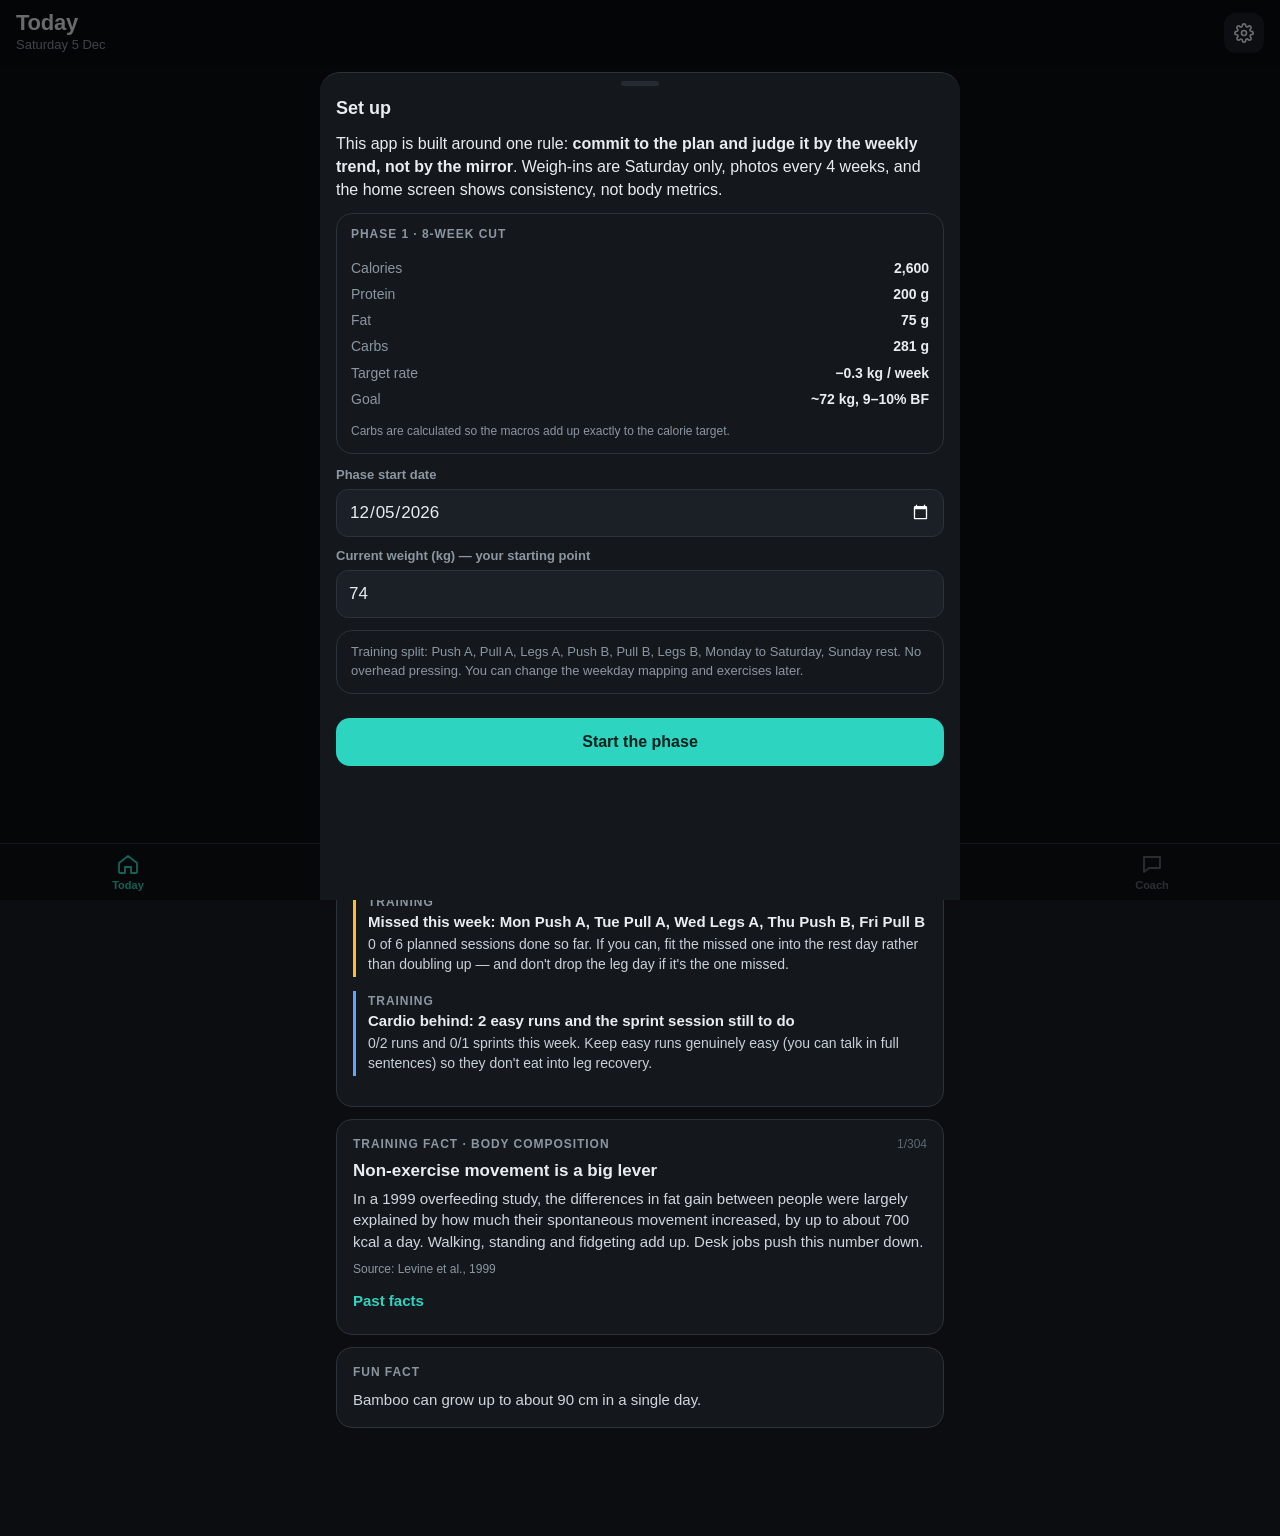
<file: physique/index.html>
<!DOCTYPE html>
<html lang="en">
<head>
<meta charset="utf-8">
<meta name="viewport" content="width=device-width, initial-scale=1, viewport-fit=cover">
<meta name="theme-color" content="#0b0d10">
<meta name="apple-mobile-web-app-capable" content="yes">
<meta name="mobile-web-app-capable" content="yes">
<meta name="apple-mobile-web-app-status-bar-style" content="black-translucent">
<meta name="apple-mobile-web-app-title" content="Physique">
<title>Physique</title>
<link rel="manifest" href="manifest.webmanifest">
<link rel="apple-touch-icon" href="icons/apple-touch-icon.png">
<link rel="icon" type="image/png" href="icons/icon-192.png">
<link rel="stylesheet" href="styles.css">
</head>
<body>
<header class="topbar" id="topbar"></header>
<main id="view" class="view"><div class="boot">Loading…</div></main>
<nav class="tabs" id="tabs">
  <button data-tab="home" class="tab"><svg viewBox="0 0 24 24"><path d="M3 11l9-7 9 7v9a1 1 0 0 1-1 1h-5v-6h-6v6H4a1 1 0 0 1-1-1z"/></svg><span>Today</span></button>
  <button data-tab="food" class="tab"><svg viewBox="0 0 24 24"><path d="M7 3v8a2 2 0 0 0 2 2v8M5 3v6M9 3v6M17 3c-2 0-3 3-3 6s1 4 3 4v8"/></svg><span>Food</span></button>
  <button data-tab="train" class="tab"><svg viewBox="0 0 24 24"><path d="M3 10v4M6 7v10M18 7v10M21 10v4M6 12h12"/></svg><span>Train</span></button>
  <button data-tab="progress" class="tab"><svg viewBox="0 0 24 24"><path d="M4 19h16M6 15l4-4 3 3 5-6"/></svg><span>Progress</span></button>
  <button data-tab="coach" class="tab"><svg viewBox="0 0 24 24"><path d="M4 5h16v11H9l-5 4z"/></svg><span>Coach</span></button>
</nav>
<div id="sheet-root"></div>
<div id="toast" class="toast" role="status" aria-live="polite"></div>
<noscript><p style="padding:24px;color:#ccc">This app needs JavaScript. Open it in Safari, not a file preview.</p></noscript>
<script type="module" src="js/app.js"></script>
</body>
</html>
</file>
<file: physique/styles.css>
:root {
  --bg: #0b0d10;
  --surface: #14181d;
  --surface-2: #1b2027;
  --surface-3: #232a32;
  --line: #2a323b;
  --text: #e9edf1;
  --muted: #8b96a1;
  --faint: #5d6772;
  --accent: #2dd4bf;
  --accent-ink: #04201c;
  --kcal: #2dd4bf;
  --protein: #60a5fa;
  --carbs: #fbbf24;
  --fat: #f472b6;
  --good: #4ade80;
  --warn: #fbbf24;
  --bad: #f87171;
  --radius: 16px;
  --tap: 48px;
  --safe-top: env(safe-area-inset-top, 0px);
  --safe-bottom: env(safe-area-inset-bottom, 0px);
  color-scheme: dark;
}

* { box-sizing: border-box; -webkit-tap-highlight-color: transparent; }
html, body { margin: 0; background: var(--bg); color: var(--text); }
body {
  font: 16px/1.45 -apple-system, BlinkMacSystemFont, "SF Pro Text", "Segoe UI", Roboto, Helvetica, Arial, sans-serif;
  -webkit-font-smoothing: antialiased;
  -webkit-text-size-adjust: 100%;
  overscroll-behavior-y: none;
}
button, input, select, textarea { font: inherit; color: inherit; }
button { cursor: pointer; }
.num, .tnum { font-variant-numeric: tabular-nums; }
h1, h2, h3 { margin: 0; line-height: 1.2; }
p { margin: 0; }
a { color: var(--accent); }

/* ---------- layout ---------- */
.topbar {
  position: sticky; top: 0; z-index: 20;
  padding: calc(var(--safe-top) + 10px) 16px 10px;
  background: rgba(11, 13, 16, 0.92);
  backdrop-filter: blur(14px); -webkit-backdrop-filter: blur(14px);
  display: flex; align-items: center; gap: 10px; min-height: 52px;
  border-bottom: 1px solid transparent;
}
.topbar h1 { font-size: 22px; font-weight: 700; letter-spacing: -0.01em; flex: 1; }
.topbar .sub { font-size: 13px; color: var(--muted); font-weight: 500; }
.icon-btn {
  width: 40px; height: 40px; border-radius: 12px; border: 0; background: var(--surface-2);
  display: grid; place-items: center; color: var(--text); flex: none;
}
.icon-btn svg { width: 20px; height: 20px; fill: none; stroke: currentColor; stroke-width: 2; stroke-linecap: round; stroke-linejoin: round; }

.view {
  padding: 8px 16px calc(var(--safe-bottom) + 96px);
  max-width: 640px; margin: 0 auto;
}
.boot { color: var(--muted); padding: 40px 0; text-align: center; }

.tabs {
  position: fixed; left: 0; right: 0; bottom: 0; z-index: 30;
  display: grid; grid-template-columns: repeat(5, 1fr);
  background: rgba(14, 17, 21, 0.96);
  backdrop-filter: blur(14px); -webkit-backdrop-filter: blur(14px);
  border-top: 1px solid var(--line);
  padding-bottom: var(--safe-bottom);
}
.tab {
  border: 0; background: none; color: var(--faint);
  display: flex; flex-direction: column; align-items: center; gap: 2px;
  padding: 8px 0 6px; font-size: 11px; font-weight: 600; min-height: 56px;
}
.tab svg { width: 24px; height: 24px; fill: none; stroke: currentColor; stroke-width: 1.9; stroke-linecap: round; stroke-linejoin: round; }
.tab.active { color: var(--accent); }

/* ---------- cards ---------- */
.card {
  background: var(--surface); border: 1px solid var(--line); border-radius: var(--radius);
  padding: 16px; margin: 12px 0;
}
.card.tight { padding: 12px 14px; }
.card-h { display: flex; align-items: baseline; justify-content: space-between; gap: 10px; margin-bottom: 10px; }
.card-h h2 { font-size: 17px; font-weight: 700; }
.card-h .meta { font-size: 13px; color: var(--muted); }
.eyebrow { font-size: 12px; font-weight: 700; letter-spacing: 0.08em; text-transform: uppercase; color: var(--muted); }
.muted { color: var(--muted); }
.faint { color: var(--faint); }
.small { font-size: 13px; }
.xsmall { font-size: 12px; }
.good { color: var(--good); }
.bad { color: var(--bad); }
.warn { color: var(--warn); }
.row { display: flex; align-items: center; gap: 10px; }
.row.wrap { flex-wrap: wrap; }
.spread { display: flex; align-items: center; justify-content: space-between; gap: 10px; }
.grow { flex: 1; min-width: 0; }
.stack > * + * { margin-top: 10px; }
.center { text-align: center; }
.hr { height: 1px; background: var(--line); margin: 12px 0; }
.section-title { font-size: 13px; font-weight: 700; letter-spacing: 0.06em; text-transform: uppercase; color: var(--muted); margin: 22px 2px 6px; }

/* ---------- buttons ---------- */
.btn {
  min-height: var(--tap); padding: 0 18px; border-radius: 14px; border: 1px solid var(--line);
  background: var(--surface-2); color: var(--text); font-weight: 600; font-size: 16px;
  display: inline-flex; align-items: center; justify-content: center; gap: 8px;
}
.btn:active { transform: scale(0.98); }
.btn.primary { background: var(--accent); color: var(--accent-ink); border-color: transparent; }
.btn.danger { color: var(--bad); }
.btn.ghost { background: transparent; }
.btn.block { width: 100%; }
.btn.sm { min-height: 36px; padding: 0 12px; font-size: 14px; border-radius: 10px; }
.btn[disabled] { opacity: 0.45; pointer-events: none; }
.btn svg { width: 18px; height: 18px; fill: none; stroke: currentColor; stroke-width: 2.2; stroke-linecap: round; stroke-linejoin: round; }
.btn-grid { display: grid; grid-template-columns: 1fr 1fr; gap: 10px; }
.btn-grid.three { grid-template-columns: 1fr 1fr 1fr; }
.link-btn { border: 0; background: none; color: var(--accent); font-weight: 600; padding: 6px 0; font-size: 15px; }

.chip {
  border: 1px solid var(--line); background: var(--surface-2); color: var(--text);
  border-radius: 999px; padding: 0 14px; min-height: 38px; font-size: 14px; font-weight: 600;
  display: inline-flex; align-items: center; gap: 6px;
}
.chip.on { background: var(--accent); color: var(--accent-ink); border-color: transparent; }
.chips { display: flex; flex-wrap: wrap; gap: 8px; }
.chips.scroll { flex-wrap: nowrap; overflow-x: auto; scrollbar-width: none; margin: 0 -16px; padding: 0 16px; }
.chips.scroll::-webkit-scrollbar { display: none; }

.seg { display: grid; grid-auto-flow: column; grid-auto-columns: 1fr; background: var(--surface-2); border-radius: 12px; padding: 3px; gap: 3px; }
.seg button { border: 0; background: transparent; color: var(--muted); border-radius: 9px; min-height: 38px; font-weight: 600; font-size: 14px; }
.seg button.on { background: var(--surface-3); color: var(--text); }

/* ---------- forms ---------- */
.field { display: block; margin: 10px 0; }
.field > span { display: block; font-size: 13px; color: var(--muted); margin-bottom: 4px; font-weight: 600; }
.input, select.input, textarea.input {
  width: 100%; min-height: var(--tap); background: var(--surface-2); border: 1px solid var(--line);
  border-radius: 12px; padding: 10px 12px; font-size: 17px; outline: none;
}
.input:focus { border-color: var(--accent); }
.input.big { font-size: 28px; font-weight: 700; text-align: center; min-height: 64px; }
.grid2 { display: grid; grid-template-columns: 1fr 1fr; gap: 10px; }
.grid4 { display: grid; grid-template-columns: repeat(4, 1fr); gap: 8px; }
.grid4 .field { margin: 0; }
.grid4 .input { padding: 8px; text-align: center; }
.toggle { display: flex; align-items: center; justify-content: space-between; gap: 12px; min-height: var(--tap); }
.switch { position: relative; width: 51px; height: 31px; flex: none; }
.switch input { opacity: 0; width: 100%; height: 100%; position: absolute; margin: 0; z-index: 1; }
.switch i { position: absolute; inset: 0; background: var(--surface-3); border-radius: 99px; transition: background .15s; }
.switch i::after { content: ""; position: absolute; top: 2px; left: 2px; width: 27px; height: 27px; border-radius: 50%; background: #fff; transition: transform .15s; }
.switch input:checked + i { background: var(--accent); }
.switch input:checked + i::after { transform: translateX(20px); }

/* ---------- progress bars ---------- */
.bar { height: 8px; background: var(--surface-3); border-radius: 99px; overflow: hidden; position: relative; }
.bar > i { position: absolute; left: 0; top: 0; bottom: 0; border-radius: 99px; background: var(--accent); }
.bar.over > i { background: var(--bad) !important; }
.macro-row { display: grid; grid-template-columns: 64px 1fr auto; gap: 10px; align-items: center; margin: 9px 0; font-size: 14px; }
.macro-row .lbl { color: var(--muted); font-weight: 600; }
.macro-row .val { font-variant-numeric: tabular-nums; min-width: 92px; text-align: right; }

.remaining { display: grid; grid-template-columns: 1fr 1fr; gap: 10px; margin-bottom: 6px; }
.remaining .big { font-size: 34px; font-weight: 800; letter-spacing: -0.02em; line-height: 1.05; font-variant-numeric: tabular-nums; }
.remaining .lbl { font-size: 13px; color: var(--muted); font-weight: 600; }

/* ---------- streak ---------- */
.streak-hero { display: flex; align-items: center; gap: 16px; }
.streak-num { font-size: 56px; font-weight: 800; line-height: 1; letter-spacing: -0.03em; font-variant-numeric: tabular-nums; }
.streak-num.zero { color: var(--faint); }
.streak-lbl { font-size: 15px; font-weight: 700; }
.week-dots { display: grid; grid-template-columns: repeat(7, 1fr); gap: 6px; margin-top: 14px; }
.wd { text-align: center; font-size: 11px; color: var(--muted); font-weight: 600; }
.wd b { display: block; margin: 4px auto 0; width: 30px; height: 30px; border-radius: 10px; background: var(--surface-3); border: 2px solid transparent; }
.wd.hit b { background: var(--accent); }
.wd.partial b { background: rgba(251, 191, 36, 0.35); }
.wd.miss b { background: rgba(248, 113, 113, 0.28); }
.wd.today b { border-color: var(--text); }
.wd.future b { background: transparent; border: 2px dashed var(--line); }
.mini-streaks { display: grid; grid-template-columns: repeat(3, 1fr); gap: 8px; margin-top: 14px; }
.mini-streaks > div { background: var(--surface-2); border-radius: 12px; padding: 10px; }
.mini-streaks .n { font-size: 22px; font-weight: 800; font-variant-numeric: tabular-nums; }
.mini-streaks .t { font-size: 12px; color: var(--muted); font-weight: 600; }
.todo { list-style: none; margin: 12px 0 0; padding: 0; font-size: 14px; }
.todo li { display: flex; gap: 8px; align-items: center; padding: 3px 0; color: var(--muted); }
.todo li::before { content: ""; width: 14px; height: 14px; border-radius: 4px; border: 2px solid var(--faint); flex: none; }
.todo li.done { color: var(--text); }
.todo li.done::before { background: var(--accent); border-color: var(--accent); }

.phase-strip { display: flex; align-items: baseline; gap: 8px; }
.phase-strip .d { font-size: 28px; font-weight: 800; font-variant-numeric: tabular-nums; }
.phase-bar { height: 6px; background: var(--surface-3); border-radius: 99px; margin-top: 10px; overflow: hidden; }
.phase-bar i { display: block; height: 100%; background: var(--text); opacity: .8; border-radius: 99px; }

/* ---------- lists ---------- */
.list { list-style: none; margin: 0; padding: 0; }
.list > li { border-top: 1px solid var(--line); }
.list > li:first-child { border-top: 0; }
.item { display: flex; align-items: center; gap: 12px; padding: 12px 0; min-height: 56px; width: 100%; text-align: left; background: none; border: 0; }
.item .t { font-weight: 600; font-size: 15px; white-space: nowrap; overflow: hidden; text-overflow: ellipsis; }
.item .s { font-size: 13px; color: var(--muted); white-space: nowrap; overflow: hidden; text-overflow: ellipsis; }
.item .r { text-align: right; font-variant-numeric: tabular-nums; font-size: 14px; flex: none; }
.item .r b { display: block; font-size: 15px; }
.tag { display: inline-block; font-size: 11px; font-weight: 700; letter-spacing: 0.04em; padding: 2px 7px; border-radius: 6px; background: var(--surface-3); color: var(--muted); text-transform: uppercase; vertical-align: middle; }
.tag.good { background: rgba(74, 222, 128, 0.16); color: var(--good); }
.tag.bad { background: rgba(248, 113, 113, 0.16); color: var(--bad); }
.tag.warn { background: rgba(251, 191, 36, 0.16); color: var(--warn); }
.tag.accent { background: rgba(45, 212, 191, 0.16); color: var(--accent); }

.meal-card .card-h { margin-bottom: 0; }
.meal-card .add { margin-top: 6px; }

/* ---------- training ---------- */
.session-pick { display: grid; grid-template-columns: 1fr 1fr; gap: 10px; }
.session-pick button { text-align: left; background: var(--surface-2); border: 1px solid var(--line); border-radius: 14px; padding: 12px; min-height: 70px; }
.session-pick button.today { border-color: var(--accent); }
.session-pick b { display: block; font-size: 16px; }
.session-pick span { font-size: 12px; color: var(--muted); }
.ex-card { padding: 14px 14px 10px; }
.ex-h { display: flex; align-items: flex-start; gap: 8px; }
.ex-h h3 { font-size: 16px; font-weight: 700; flex: 1; }
.ex-last { font-size: 13px; color: var(--muted); margin: 3px 0 8px; }
.set-row { display: grid; grid-template-columns: 26px 1fr 1fr 84px; gap: 8px; align-items: center; margin: 6px 0; }
.set-row .n { font-size: 13px; color: var(--faint); font-weight: 700; text-align: center; }
.set-row input { min-height: 46px; text-align: center; font-size: 18px; font-weight: 600; padding: 6px; }
.set-row .prev { font-size: 12px; color: var(--muted); line-height: 1.2; font-variant-numeric: tabular-nums; }
.set-row .prev b { color: var(--text); font-weight: 600; display: block; font-size: 13px; }
.set-row.beat input { border-color: rgba(74, 222, 128, 0.7); }
.set-row.beat .prev { color: var(--good); }
.set-head { display: grid; grid-template-columns: 26px 1fr 1fr 84px; gap: 8px; font-size: 11px; color: var(--faint); font-weight: 700; text-transform: uppercase; letter-spacing: .05em; text-align: center; }
.set-head span:last-child { text-align: left; }
.ex-tools { display: flex; gap: 8px; margin-top: 6px; flex-wrap: wrap; }
.beat-flag { display: inline-flex; align-items: center; gap: 4px; font-size: 12px; font-weight: 800; color: var(--accent-ink); background: var(--good); border-radius: 7px; padding: 3px 8px; letter-spacing: .03em; }
.ex-edit { display: flex; gap: 6px; }
.ex-edit button { width: 38px; height: 38px; border-radius: 10px; border: 1px solid var(--line); background: var(--surface-2); color: var(--text); font-size: 16px; }

.rest-timer {
  position: fixed; left: 50%; transform: translateX(-50%); bottom: calc(var(--safe-bottom) + 70px); z-index: 25;
  background: var(--surface-3); border: 1px solid var(--line); border-radius: 999px; padding: 6px 6px 6px 16px;
  display: flex; align-items: center; gap: 10px; font-weight: 700; font-variant-numeric: tabular-nums; box-shadow: 0 10px 30px rgba(0,0,0,.5);
}
.rest-timer.done { background: var(--accent); color: var(--accent-ink); }
.rest-timer button { border: 0; background: rgba(255,255,255,.08); color: inherit; border-radius: 999px; min-height: 34px; padding: 0 12px; font-weight: 700; }

.vol-row { display: grid; grid-template-columns: 96px 1fr 44px; gap: 10px; align-items: center; margin: 8px 0; font-size: 14px; }
.vol-row .bar { height: 12px; }
.vol-row .bar .band { position: absolute; top: 0; bottom: 0; background: rgba(255,255,255,0.07); border-left: 1px dashed var(--faint); border-right: 1px dashed var(--faint); }

/* ---------- charts ---------- */
.chart { width: 100%; height: auto; display: block; }
.chart text { fill: var(--muted); font-size: 11px; font-family: inherit; }
.chart .grid { stroke: var(--line); stroke-width: 1; }
.legend { display: flex; gap: 14px; font-size: 12px; color: var(--muted); margin-top: 6px; }
.legend i { display: inline-block; width: 10px; height: 3px; border-radius: 2px; vertical-align: middle; margin-right: 5px; }

/* ---------- coach / facts ---------- */
.note { border-left: 3px solid var(--faint); padding: 2px 0 2px 12px; margin: 14px 0; }
.note h3 { font-size: 15px; font-weight: 700; margin-bottom: 3px; }
.note p { font-size: 14px; color: #c8d0d8; }
.note.high { border-color: var(--bad); }
.note.med { border-color: var(--warn); }
.note.good { border-color: var(--good); }
.note.info { border-color: var(--protein); }
.fact .cat { margin-bottom: 8px; }
.fact h3 { font-size: 17px; margin-bottom: 6px; }
.fact p { font-size: 15px; color: #cfd6dd; }
.fact .src { font-size: 12px; color: var(--muted); margin-top: 8px; }

/* ---------- photos ---------- */
.photo-grid { display: grid; grid-template-columns: 1fr 1fr; gap: 8px; }
.photo-grid figure { margin: 0; }
.photo-grid img { width: 100%; aspect-ratio: 3/4; object-fit: cover; border-radius: 12px; background: var(--surface-2); display: block; }
.photo-grid figcaption { font-size: 12px; color: var(--muted); margin-top: 4px; text-align: center; }
.pose-slot { aspect-ratio: 3/4; border-radius: 12px; border: 2px dashed var(--line); display: grid; place-items: center; color: var(--muted); font-weight: 600; background: var(--surface-2); overflow: hidden; position: relative; }
.pose-slot img { width: 100%; height: 100%; object-fit: cover; position: absolute; inset: 0; }
.pose-slot input { position: absolute; inset: 0; opacity: 0; }

.lock { text-align: center; padding: 22px 8px; }
.lock .big { font-size: 40px; font-weight: 800; font-variant-numeric: tabular-nums; }

/* ---------- sheet ---------- */
.sheet-backdrop { position: fixed; inset: 0; background: rgba(0,0,0,.55); z-index: 50; animation: fade .15s ease; }
.sheet {
  position: fixed; left: 0; right: 0; bottom: 0; z-index: 51; max-height: 92vh; max-height: 92dvh;
  background: var(--surface); border-radius: 20px 20px 0 0; border-top: 1px solid var(--line);
  display: flex; flex-direction: column; animation: up .2s ease; max-width: 640px; margin: 0 auto;
}
.sheet.full { height: 92vh; height: 92dvh; }
.sheet-h { display: flex; align-items: center; gap: 10px; padding: 12px 16px 8px; }
.sheet-h h2 { font-size: 18px; flex: 1; }
.sheet-b { overflow-y: auto; padding: 4px 16px calc(var(--safe-bottom) + 20px); -webkit-overflow-scrolling: touch; flex: 1; }
.grabber { width: 38px; height: 5px; background: var(--surface-3); border-radius: 99px; margin: 8px auto 0; }
@keyframes up { from { transform: translateY(30px); opacity: .4; } to { transform: none; opacity: 1; } }
@keyframes fade { from { opacity: 0; } to { opacity: 1; } }

.scanner { width: 100%; border-radius: 14px; overflow: hidden; background: #000; min-height: 240px; position: relative; }
.scanner video { width: 100% !important; display: block; }
.scan-msg { font-size: 14px; color: var(--muted); margin: 10px 0; text-align: center; min-height: 20px; }

.preview-macros { display: grid; grid-template-columns: repeat(4, 1fr); gap: 6px; text-align: center; background: var(--surface-2); border-radius: 12px; padding: 10px 4px; margin: 10px 0; }
.preview-macros b { display: block; font-size: 19px; font-variant-numeric: tabular-nums; }
.preview-macros span { font-size: 11px; color: var(--muted); font-weight: 700; text-transform: uppercase; letter-spacing: .05em; }

.toast {
  position: fixed; left: 50%; bottom: calc(var(--safe-bottom) + 76px); transform: translateX(-50%) translateY(20px);
  background: var(--text); color: var(--bg); padding: 10px 16px; border-radius: 12px; font-weight: 600; font-size: 14px;
  opacity: 0; pointer-events: none; transition: all .2s ease; z-index: 60; max-width: calc(100% - 32px); text-align: center;
}
.toast.show { opacity: 1; transform: translateX(-50%) translateY(0); }

.empty { color: var(--muted); font-size: 14px; padding: 8px 0; }
.datebar { display: flex; align-items: center; justify-content: space-between; gap: 8px; margin: 4px 0 4px; }
.datebar b { font-size: 15px; }
.kv { display: grid; grid-template-columns: 1fr auto; gap: 6px 12px; font-size: 14px; }
.kv dt { color: var(--muted); }
.kv dd { margin: 0; text-align: right; font-variant-numeric: tabular-nums; font-weight: 600; }
.pill-nav { display: flex; gap: 8px; margin: 6px 0 4px; overflow-x: auto; scrollbar-width: none; }
.pill-nav::-webkit-scrollbar { display: none; }
</file>
